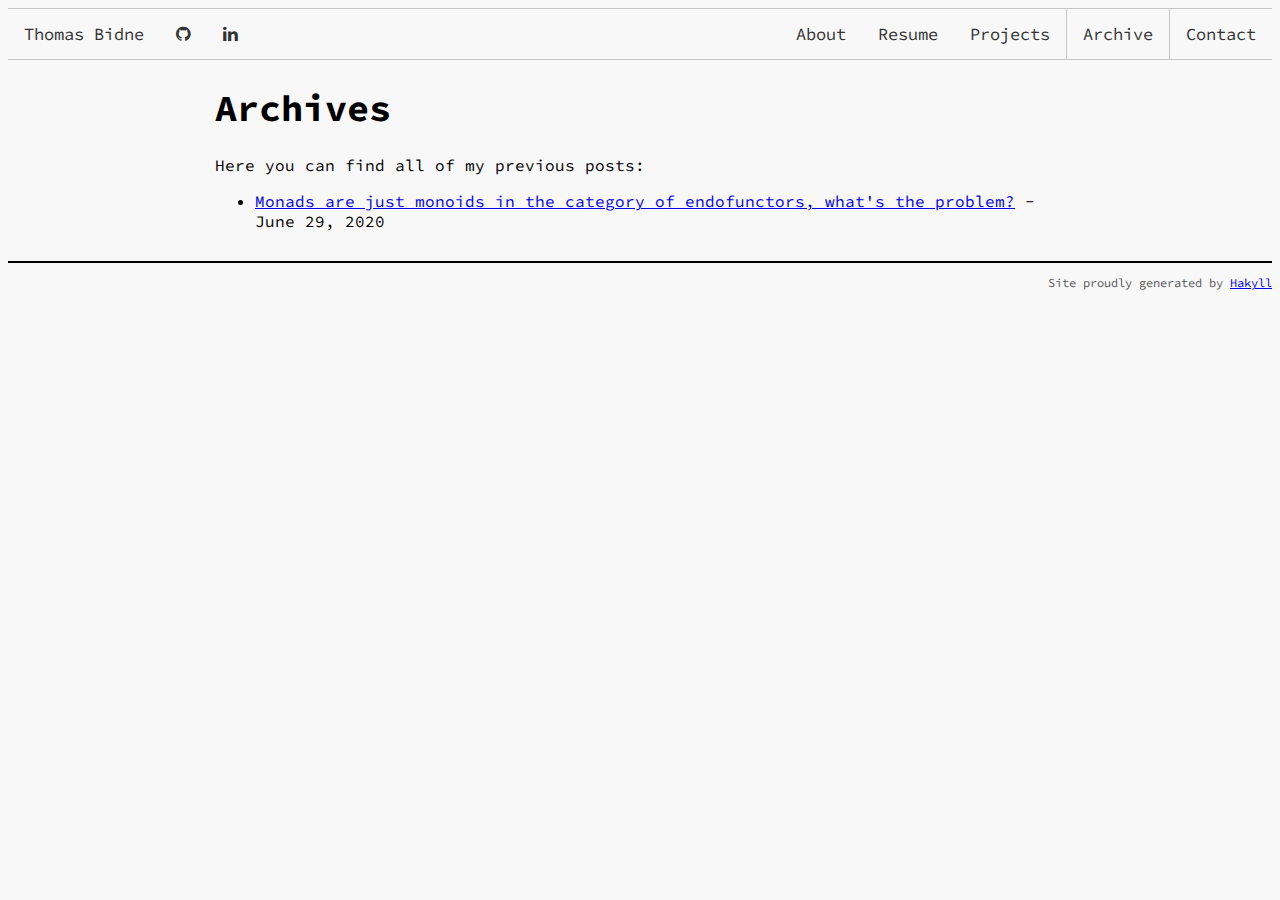
<file: archive.html>
<?xml version="1.0" encoding="UTF-8" ?>
<!DOCTYPE html PUBLIC "-//W3C//DTD XHTML 1.0 Strict//EN" "http://www.w3.org/TR/xhtml1/DTD/xhtml1-strict.dtd">
<html xmlns="http://www.w3.org/1999/xhtml" xml:lang="en" lang="en">

<head>
    <meta http-equiv="Content-Type" content="text/html; charset=UTF-8" />
    <title>Archives</title>
    <link rel="stylesheet" type="text/css" href="./css/default.css" />
    <link rel="stylesheet" type="text/css" href="./css/syntax.css" />
    <link rel="stylesheet" href="https://fonts.googleapis.com/css?family=Source Code Pro">
    <link rel="stylesheet" href="https://cdnjs.cloudflare.com/ajax/libs/font-awesome/4.7.0/css/font-awesome.min.css">
</head>

<script type="text/javascript" src="https://cdn.mathjax.org/mathjax/latest/MathJax.js?config=TeX-AMS-MML_HTMLorMML">
</script>

<body>
    <div class="topnav">
        <ul class="horizontal">
            <li><a href="./index.html">Thomas Bidne</a></li>
            <li><a href="https://github.com/tbidne" target="_blank" title="GitHub"><i class="fa fa-github"></i></a></li>
            <li><a href="https://linkedin.com/in/tbidne" target="_blank" title="LinkedIn"><i class="fa fa-linkedin"></i></a></li>
            <li class="rightli"><a href="./contact.html">Contact</a></li>
            <li class="rightli"><a href="./archive.html">Archive</a></li>
            <li class="rightli"><a href="./projects.html">Projects</a></li>
            <li class="rightli"><a href="./TBidne_Resume.pdf">Resume</a></li>
            <li class="rightli"><a href="./about.html">About</a></li>
          </ul>
    </div>

    <div id="content">
        <h1>Archives</h1>
        Here you can find all of my previous posts:
<ul>
    
        <li>
            <a href="./posts/2020-06-29.html">Monads are just monoids in the category of endofunctors, what's the problem?</a> - June 29, 2020
        </li>
    
</ul>


    </div>
    <div id="footer">
        Site proudly generated by
        <a href="http://jaspervdj.be/hakyll">Hakyll</a>
    </div>
</body>

<script>
    const rx = /.*\/(.*)\.html.*/;
    stripURI = uri => {
        const res = rx.exec(uri);
        if (res && res.length > 1) {
            return res[1];
        }
        return '';
    }

    let loc = stripURI(window.location.href);
    if (loc === '') {
        loc = 'index';
    }
    const elements = document.getElementsByTagName('li');
    for (let i = 0 ; i < elements.length ; i++) {
        const s = stripURI(elements[i].innerHTML);
        if (loc === s) {
            elements[i].classList.add('currentLink');
        }
    }
</script>

</html>
</file>
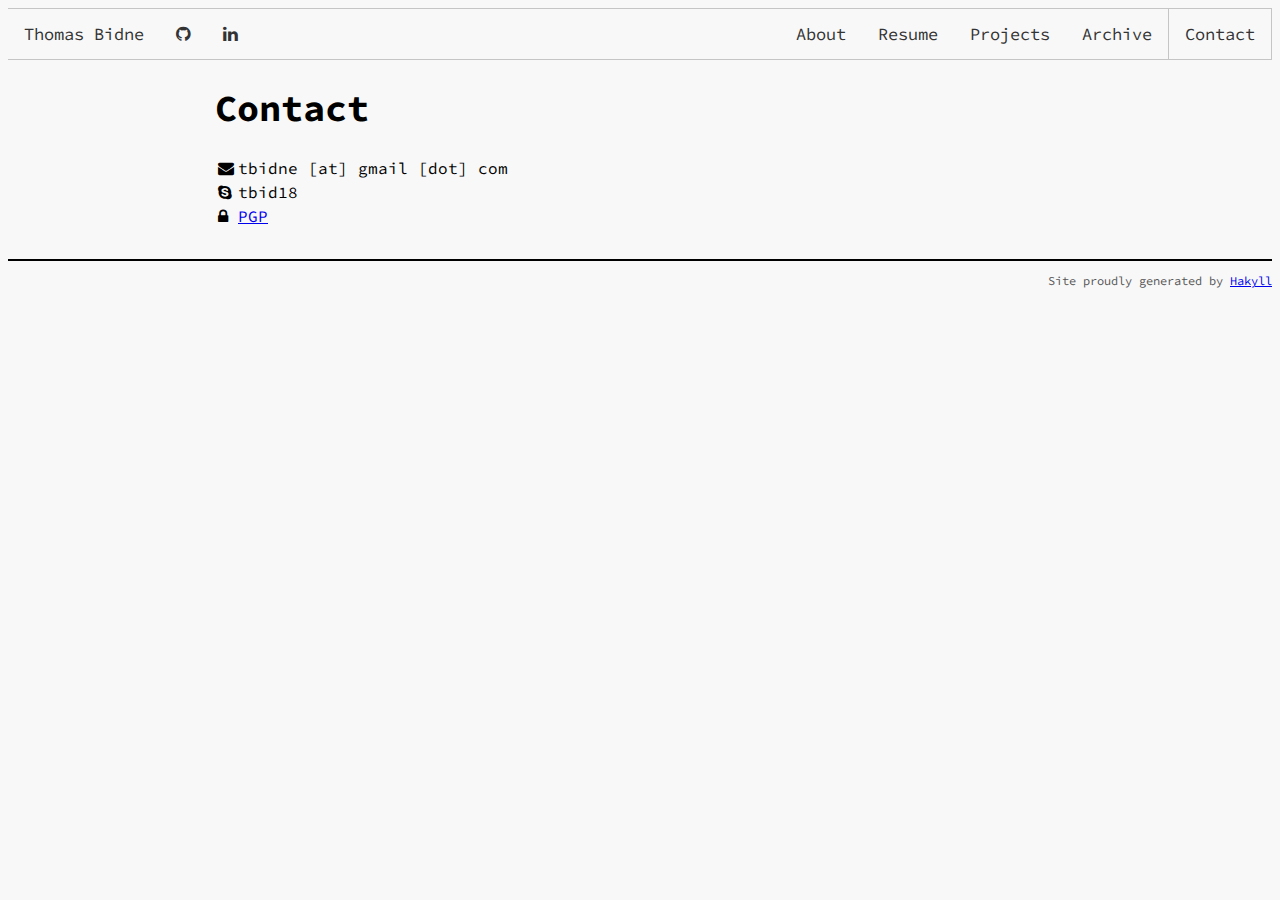
<file: contact.html>
<?xml version="1.0" encoding="UTF-8" ?>
<!DOCTYPE html PUBLIC "-//W3C//DTD XHTML 1.0 Strict//EN" "http://www.w3.org/TR/xhtml1/DTD/xhtml1-strict.dtd">
<html xmlns="http://www.w3.org/1999/xhtml" xml:lang="en" lang="en">

<head>
    <meta http-equiv="Content-Type" content="text/html; charset=UTF-8" />
    <title>Contact</title>
    <link rel="stylesheet" type="text/css" href="./css/default.css" />
    <link rel="stylesheet" type="text/css" href="./css/syntax.css" />
    <link rel="stylesheet" href="https://fonts.googleapis.com/css?family=Source Code Pro">
    <link rel="stylesheet" href="https://cdnjs.cloudflare.com/ajax/libs/font-awesome/4.7.0/css/font-awesome.min.css">
</head>

<script type="text/javascript" src="https://cdn.mathjax.org/mathjax/latest/MathJax.js?config=TeX-AMS-MML_HTMLorMML">
</script>

<body>
    <div class="topnav">
        <ul class="horizontal">
            <li><a href="./index.html">Thomas Bidne</a></li>
            <li><a href="https://github.com/tbidne" target="_blank" title="GitHub"><i class="fa fa-github"></i></a></li>
            <li><a href="https://linkedin.com/in/tbidne" target="_blank" title="LinkedIn"><i class="fa fa-linkedin"></i></a></li>
            <li class="rightli"><a href="./contact.html">Contact</a></li>
            <li class="rightli"><a href="./archive.html">Archive</a></li>
            <li class="rightli"><a href="./projects.html">Projects</a></li>
            <li class="rightli"><a href="./TBidne_Resume.pdf">Resume</a></li>
            <li class="rightli"><a href="./about.html">About</a></li>
          </ul>
    </div>

    <div id="content">
        <h1>Contact</h1>
        <table>
<tr>
<td>
<span class="fa fa-envelope"></span>
</td>
<td>
tbidne [at] gmail [dot] com
</td>
</tr>
<tr>
<td>
<span class="fa fa-skype"></span>
</td>
<td>
tbid18
</td>
</tr>
<tr>
<td>
<span class="fa fa-lock"></span>
</td>
<td>
<a href="Thomas Bidne (439F92C4).txt">PGP</a>
</td>
</tr>
</table>
    </div>
    <div id="footer">
        Site proudly generated by
        <a href="http://jaspervdj.be/hakyll">Hakyll</a>
    </div>
</body>

<script>
    const rx = /.*\/(.*)\.html.*/;
    stripURI = uri => {
        const res = rx.exec(uri);
        if (res && res.length > 1) {
            return res[1];
        }
        return '';
    }

    let loc = stripURI(window.location.href);
    if (loc === '') {
        loc = 'index';
    }
    const elements = document.getElementsByTagName('li');
    for (let i = 0 ; i < elements.length ; i++) {
        const s = stripURI(elements[i].innerHTML);
        if (loc === s) {
            elements[i].classList.add('currentLink');
        }
    }
</script>

</html>
</file>
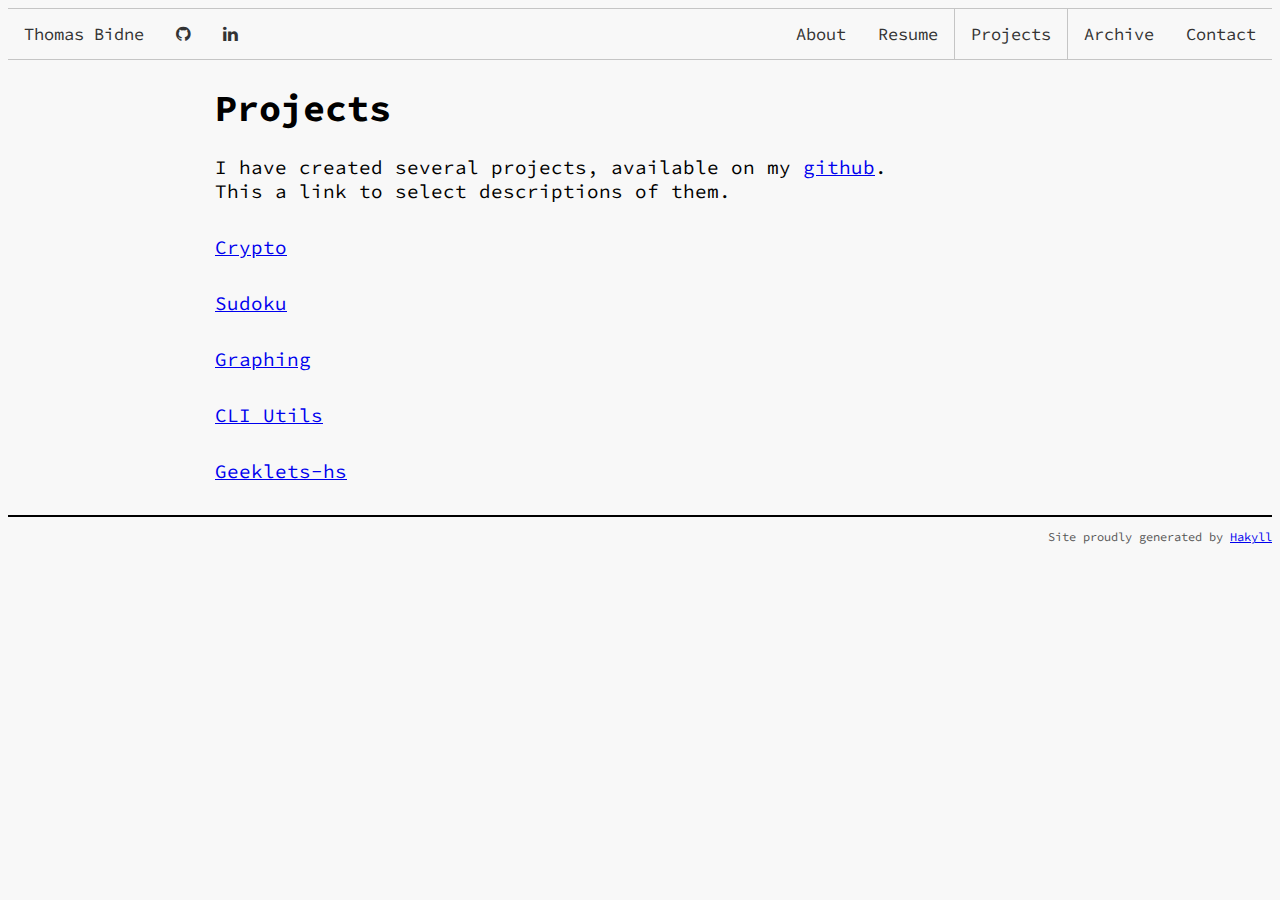
<file: projects.html>
<?xml version="1.0" encoding="UTF-8" ?>
<!DOCTYPE html PUBLIC "-//W3C//DTD XHTML 1.0 Strict//EN" "http://www.w3.org/TR/xhtml1/DTD/xhtml1-strict.dtd">
<html xmlns="http://www.w3.org/1999/xhtml" xml:lang="en" lang="en">

<head>
    <meta http-equiv="Content-Type" content="text/html; charset=UTF-8" />
    <title>Projects</title>
    <link rel="stylesheet" type="text/css" href="./css/default.css" />
    <link rel="stylesheet" type="text/css" href="./css/syntax.css" />
    <link rel="stylesheet" href="https://fonts.googleapis.com/css?family=Source Code Pro">
    <link rel="stylesheet" href="https://cdnjs.cloudflare.com/ajax/libs/font-awesome/4.7.0/css/font-awesome.min.css">
</head>

<script type="text/javascript" src="https://cdn.mathjax.org/mathjax/latest/MathJax.js?config=TeX-AMS-MML_HTMLorMML">
</script>

<body>
    <div class="topnav">
        <ul class="horizontal">
            <li><a href="./index.html">Thomas Bidne</a></li>
            <li><a href="https://github.com/tbidne" target="_blank" title="GitHub"><i class="fa fa-github"></i></a></li>
            <li><a href="https://linkedin.com/in/tbidne" target="_blank" title="LinkedIn"><i class="fa fa-linkedin"></i></a></li>
            <li class="rightli"><a href="./contact.html">Contact</a></li>
            <li class="rightli"><a href="./archive.html">Archive</a></li>
            <li class="rightli"><a href="./projects.html">Projects</a></li>
            <li class="rightli"><a href="./TBidne_Resume.pdf">Resume</a></li>
            <li class="rightli"><a href="./about.html">About</a></li>
          </ul>
    </div>

    <div id="content">
        <h1>Projects</h1>
        <p>I have created several projects, available on my <a href="https://github.com/tbidne">github</a>. This a link to select descriptions of them.</p>
<p><a href="projects/crypto.html">Crypto</a></p>
<p><a href="projects/sudoku.html">Sudoku</a></p>
<p><a href="projects/graphing.html">Graphing</a></p>
<p><a href="projects/cli-utils.html">CLI Utils</a></p>
<p><a href="projects/geeklets-hs.html">Geeklets-hs</a></p>
    </div>
    <div id="footer">
        Site proudly generated by
        <a href="http://jaspervdj.be/hakyll">Hakyll</a>
    </div>
</body>

<script>
    const rx = /.*\/(.*)\.html.*/;
    stripURI = uri => {
        const res = rx.exec(uri);
        if (res && res.length > 1) {
            return res[1];
        }
        return '';
    }

    let loc = stripURI(window.location.href);
    if (loc === '') {
        loc = 'index';
    }
    const elements = document.getElementsByTagName('li');
    for (let i = 0 ; i < elements.length ; i++) {
        const s = stripURI(elements[i].innerHTML);
        if (loc === s) {
            elements[i].classList.add('currentLink');
        }
    }
</script>

</html>
</file>
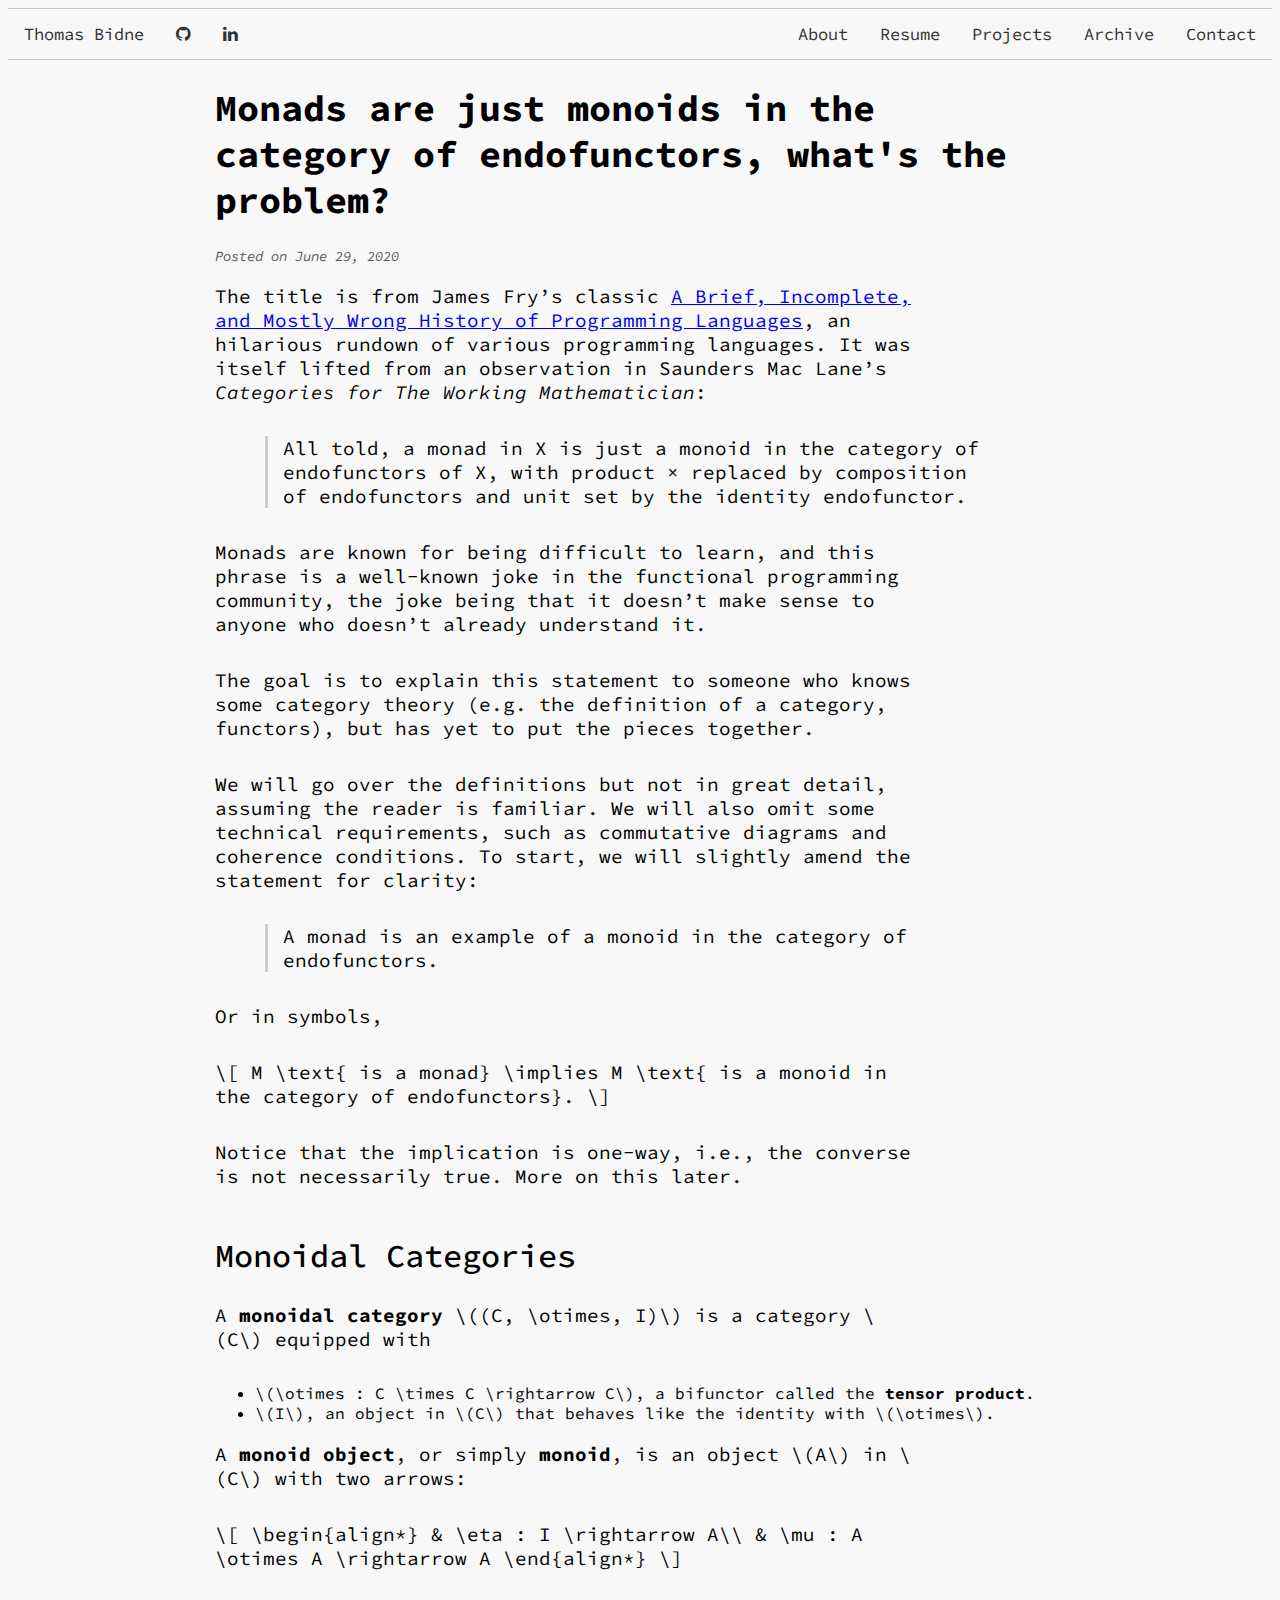
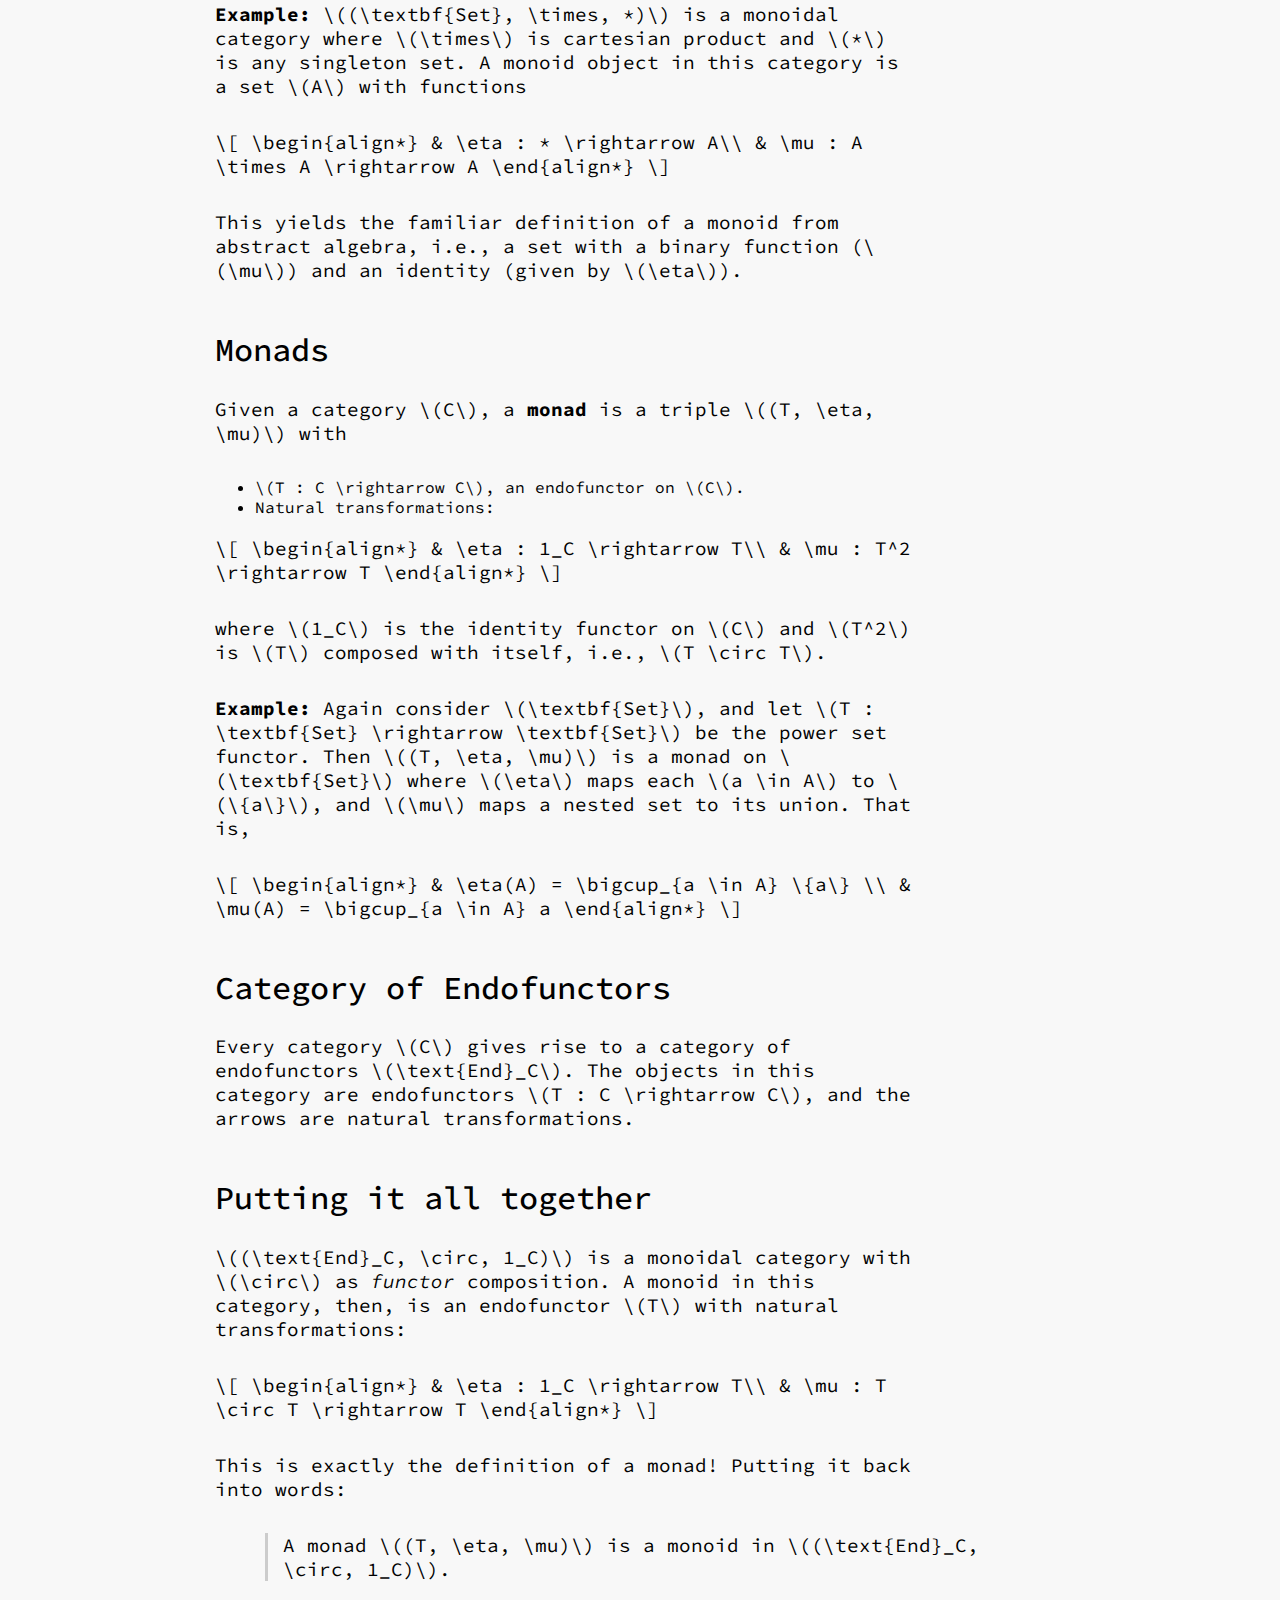
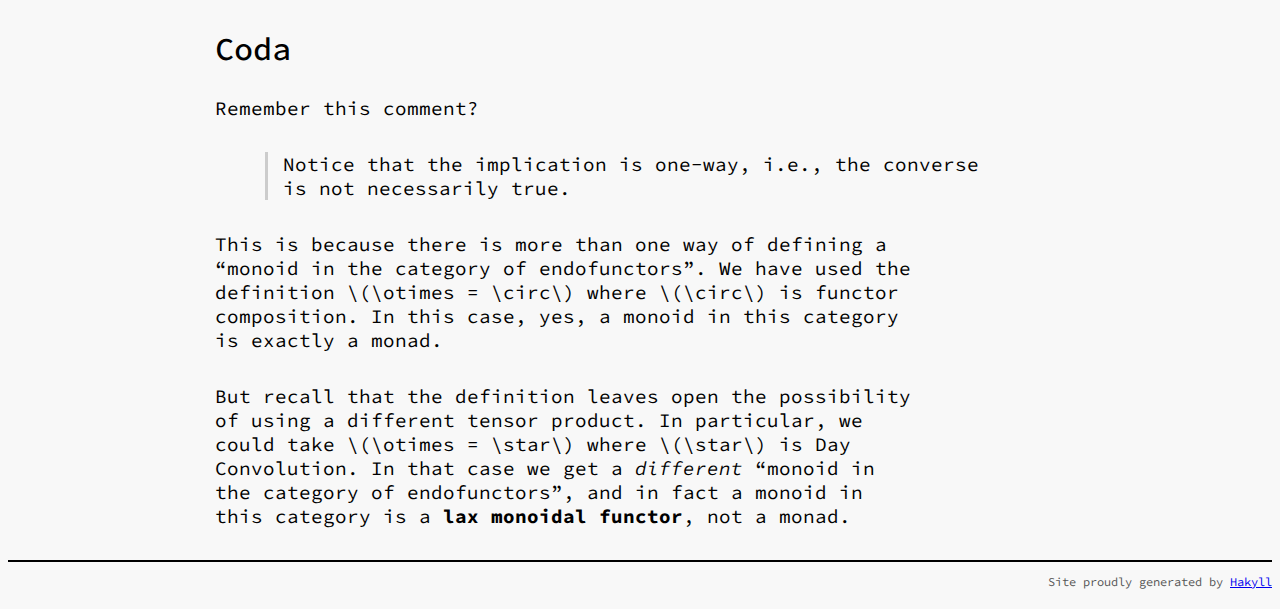
<file: posts/2020-06-29.html>
<?xml version="1.0" encoding="UTF-8" ?>
<!DOCTYPE html PUBLIC "-//W3C//DTD XHTML 1.0 Strict//EN" "http://www.w3.org/TR/xhtml1/DTD/xhtml1-strict.dtd">
<html xmlns="http://www.w3.org/1999/xhtml" xml:lang="en" lang="en">

<head>
    <meta http-equiv="Content-Type" content="text/html; charset=UTF-8" />
    <title>Monads are just monoids in the category of endofunctors, what's the problem?</title>
    <link rel="stylesheet" type="text/css" href="../css/default.css" />
    <link rel="stylesheet" type="text/css" href="../css/syntax.css" />
    <link rel="stylesheet" href="https://fonts.googleapis.com/css?family=Source Code Pro">
    <link rel="stylesheet" href="https://cdnjs.cloudflare.com/ajax/libs/font-awesome/4.7.0/css/font-awesome.min.css">
</head>

<script type="text/javascript" src="https://cdn.mathjax.org/mathjax/latest/MathJax.js?config=TeX-AMS-MML_HTMLorMML">
</script>

<body>
    <div class="topnav">
        <ul class="horizontal">
            <li><a href="../index.html">Thomas Bidne</a></li>
            <li><a href="https://github.com/tbidne" target="_blank" title="GitHub"><i class="fa fa-github"></i></a></li>
            <li><a href="https://linkedin.com/in/tbidne" target="_blank" title="LinkedIn"><i class="fa fa-linkedin"></i></a></li>
            <li class="rightli"><a href="../contact.html">Contact</a></li>
            <li class="rightli"><a href="../archive.html">Archive</a></li>
            <li class="rightli"><a href="../projects.html">Projects</a></li>
            <li class="rightli"><a href="../TBidne_Resume.pdf">Resume</a></li>
            <li class="rightli"><a href="../about.html">About</a></li>
          </ul>
    </div>

    <div id="content">
        <h1>Monads are just monoids in the category of endofunctors, what's the problem?</h1>
        <article>
    <!--<h1>Monads are just monoids in the category of endofunctors, what's the problem?</h1>-->
    <div class="info">
        Posted on June 29, 2020
        
    </div>
    <p>The title is from James Fry’s classic <a href="https://james-iry.blogspot.com/2009/05/brief-incomplete-and-mostly-wrong.html">A Brief, Incomplete, and Mostly Wrong History of Programming Languages</a>, an hilarious rundown of various programming languages. It was itself lifted from an observation in Saunders Mac Lane’s <em>Categories for The Working Mathematician</em>:</p>
<blockquote>
<p>All told, a monad in X is just a monoid in the category of endofunctors of X, with product × replaced by composition of endofunctors and unit set by the identity endofunctor.</p>
</blockquote>
<p>Monads are known for being difficult to learn, and this phrase is a well-known joke in the functional programming community, the joke being that it doesn’t make sense to anyone who doesn’t already understand it.</p>
<p>The goal is to explain this statement to someone who knows some category theory (e.g. the definition of a category, functors), but has yet to put the pieces together.</p>
<!--more-->
<p>We will go over the definitions but not in great detail, assuming the reader is familiar. We will also omit some technical requirements, such as commutative diagrams and coherence conditions. To start, we will slightly amend the statement for clarity:</p>
<blockquote>
<p>A monad is an example of a monoid in the category of endofunctors.</p>
</blockquote>
<p>Or in symbols,</p>
<p><span class="math display">\[ M \text{ is a monad} \implies M \text{ is a monoid in the category of endofunctors}. \]</span></p>
<p>Notice that the implication is one-way, i.e., the converse is not necessarily true. More on this later.</p>
<h2 id="monoidal-categories">Monoidal Categories</h2>
<p>A <strong>monoidal category</strong> <span class="math inline">\((C, \otimes, I)\)</span> is a category <span class="math inline">\(C\)</span> equipped with</p>
<ul>
<li><span class="math inline">\(\otimes : C \times C \rightarrow C\)</span>, a bifunctor called the <strong>tensor product</strong>.</li>
<li><span class="math inline">\(I\)</span>, an object in <span class="math inline">\(C\)</span> that behaves like the identity with <span class="math inline">\(\otimes\)</span>.</li>
</ul>
<p>A <strong>monoid object</strong>, or simply <strong>monoid</strong>, is an object <span class="math inline">\(A\)</span> in <span class="math inline">\(C\)</span> with two arrows:</p>
<p><span class="math display">\[
\begin{align*}
  &amp; \eta : I \rightarrow A\\
  &amp; \mu : A \otimes A \rightarrow A
\end{align*}
\]</span></p>
<p><strong>Example:</strong> <span class="math inline">\((\textbf{Set}, \times, *)\)</span> is a monoidal category where <span class="math inline">\(\times\)</span> is cartesian product and <span class="math inline">\(*\)</span> is any singleton set. A monoid object in this category is a set <span class="math inline">\(A\)</span> with functions</p>
<p><span class="math display">\[
\begin{align*}
  &amp; \eta : * \rightarrow A\\
  &amp; \mu : A \times A \rightarrow A
\end{align*}
\]</span></p>
<p>This yields the familiar definition of a monoid from abstract algebra, i.e., a set with a binary function (<span class="math inline">\(\mu\)</span>) and an identity (given by <span class="math inline">\(\eta\)</span>).</p>
<h2 id="monads">Monads</h2>
<p>Given a category <span class="math inline">\(C\)</span>, a <strong>monad</strong> is a triple <span class="math inline">\((T, \eta, \mu)\)</span> with</p>
<ul>
<li><span class="math inline">\(T : C \rightarrow C\)</span>, an endofunctor on <span class="math inline">\(C\)</span>.</li>
<li>Natural transformations:</li>
</ul>
<p><span class="math display">\[
\begin{align*}
  &amp; \eta : 1_C \rightarrow T\\
  &amp; \mu : T^2 \rightarrow T
\end{align*}
\]</span></p>
<p>where <span class="math inline">\(1_C\)</span> is the identity functor on <span class="math inline">\(C\)</span> and <span class="math inline">\(T^2\)</span> is <span class="math inline">\(T\)</span> composed with itself, i.e., <span class="math inline">\(T \circ T\)</span>.</p>
<p><strong>Example:</strong> Again consider <span class="math inline">\(\textbf{Set}\)</span>, and let <span class="math inline">\(T : \textbf{Set} \rightarrow \textbf{Set}\)</span> be the power set functor. Then <span class="math inline">\((T, \eta, \mu)\)</span> is a monad on <span class="math inline">\(\textbf{Set}\)</span> where <span class="math inline">\(\eta\)</span> maps each <span class="math inline">\(a \in A\)</span> to <span class="math inline">\(\{a\}\)</span>, and <span class="math inline">\(\mu\)</span> maps a nested set to its union. That is,</p>
<p><span class="math display">\[
\begin{align*}
  &amp; \eta(A) = \bigcup_{a \in A} \{a\} \\
  &amp; \mu(A) = \bigcup_{a \in A} a
\end{align*}
\]</span></p>
<h2 id="category-of-endofunctors">Category of Endofunctors</h2>
<p>Every category <span class="math inline">\(C\)</span> gives rise to a category of endofunctors <span class="math inline">\(\text{End}_C\)</span>. The objects in this category are endofunctors <span class="math inline">\(T : C \rightarrow C\)</span>, and the arrows are natural transformations.</p>
<h2 id="putting-it-all-together">Putting it all together</h2>
<p><span class="math inline">\((\text{End}_C, \circ, 1_C)\)</span> is a monoidal category with <span class="math inline">\(\circ\)</span> as <em>functor</em> composition. A monoid in this category, then, is an endofunctor <span class="math inline">\(T\)</span> with natural transformations:</p>
<p><span class="math display">\[
\begin{align*}
  &amp; \eta : 1_C \rightarrow T\\
  &amp; \mu : T \circ T \rightarrow T
\end{align*}
\]</span></p>
<p>This is exactly the definition of a monad! Putting it back into words:</p>
<blockquote>
<p>A monad <span class="math inline">\((T, \eta, \mu)\)</span> is a monoid in <span class="math inline">\((\text{End}_C, \circ, 1_C)\)</span>.</p>
</blockquote>
<h2 id="coda">Coda</h2>
<p>Remember this comment?</p>
<blockquote>
<p>Notice that the implication is one-way, i.e., the converse is not necessarily true.</p>
</blockquote>
<p>This is because there is more than one way of defining a “monoid in the category of endofunctors”. We have used the definition <span class="math inline">\(\otimes = \circ\)</span> where <span class="math inline">\(\circ\)</span> is functor composition. In this case, yes, a monoid in this category is exactly a monad.</p>
<p>But recall that the definition leaves open the possibility of using a different tensor product. In particular, we could take <span class="math inline">\(\otimes = \star\)</span> where <span class="math inline">\(\star\)</span> is Day Convolution. In that case we get a <em>different</em> “monoid in the category of endofunctors”, and in fact a monoid in this category is a <strong>lax monoidal functor</strong>, not a monad.</p>
</article>
    </div>
    <div id="footer">
        Site proudly generated by
        <a href="http://jaspervdj.be/hakyll">Hakyll</a>
    </div>
</body>

<script>
    const rx = /.*\/(.*)\.html.*/;
    stripURI = uri => {
        const res = rx.exec(uri);
        if (res && res.length > 1) {
            return res[1];
        }
        return '';
    }

    let loc = stripURI(window.location.href);
    if (loc === '') {
        loc = 'index';
    }
    const elements = document.getElementsByTagName('li');
    for (let i = 0 ; i < elements.length ; i++) {
        const s = stripURI(elements[i].innerHTML);
        if (loc === s) {
            elements[i].classList.add('currentLink');
        }
    }
</script>

</html>
</file>
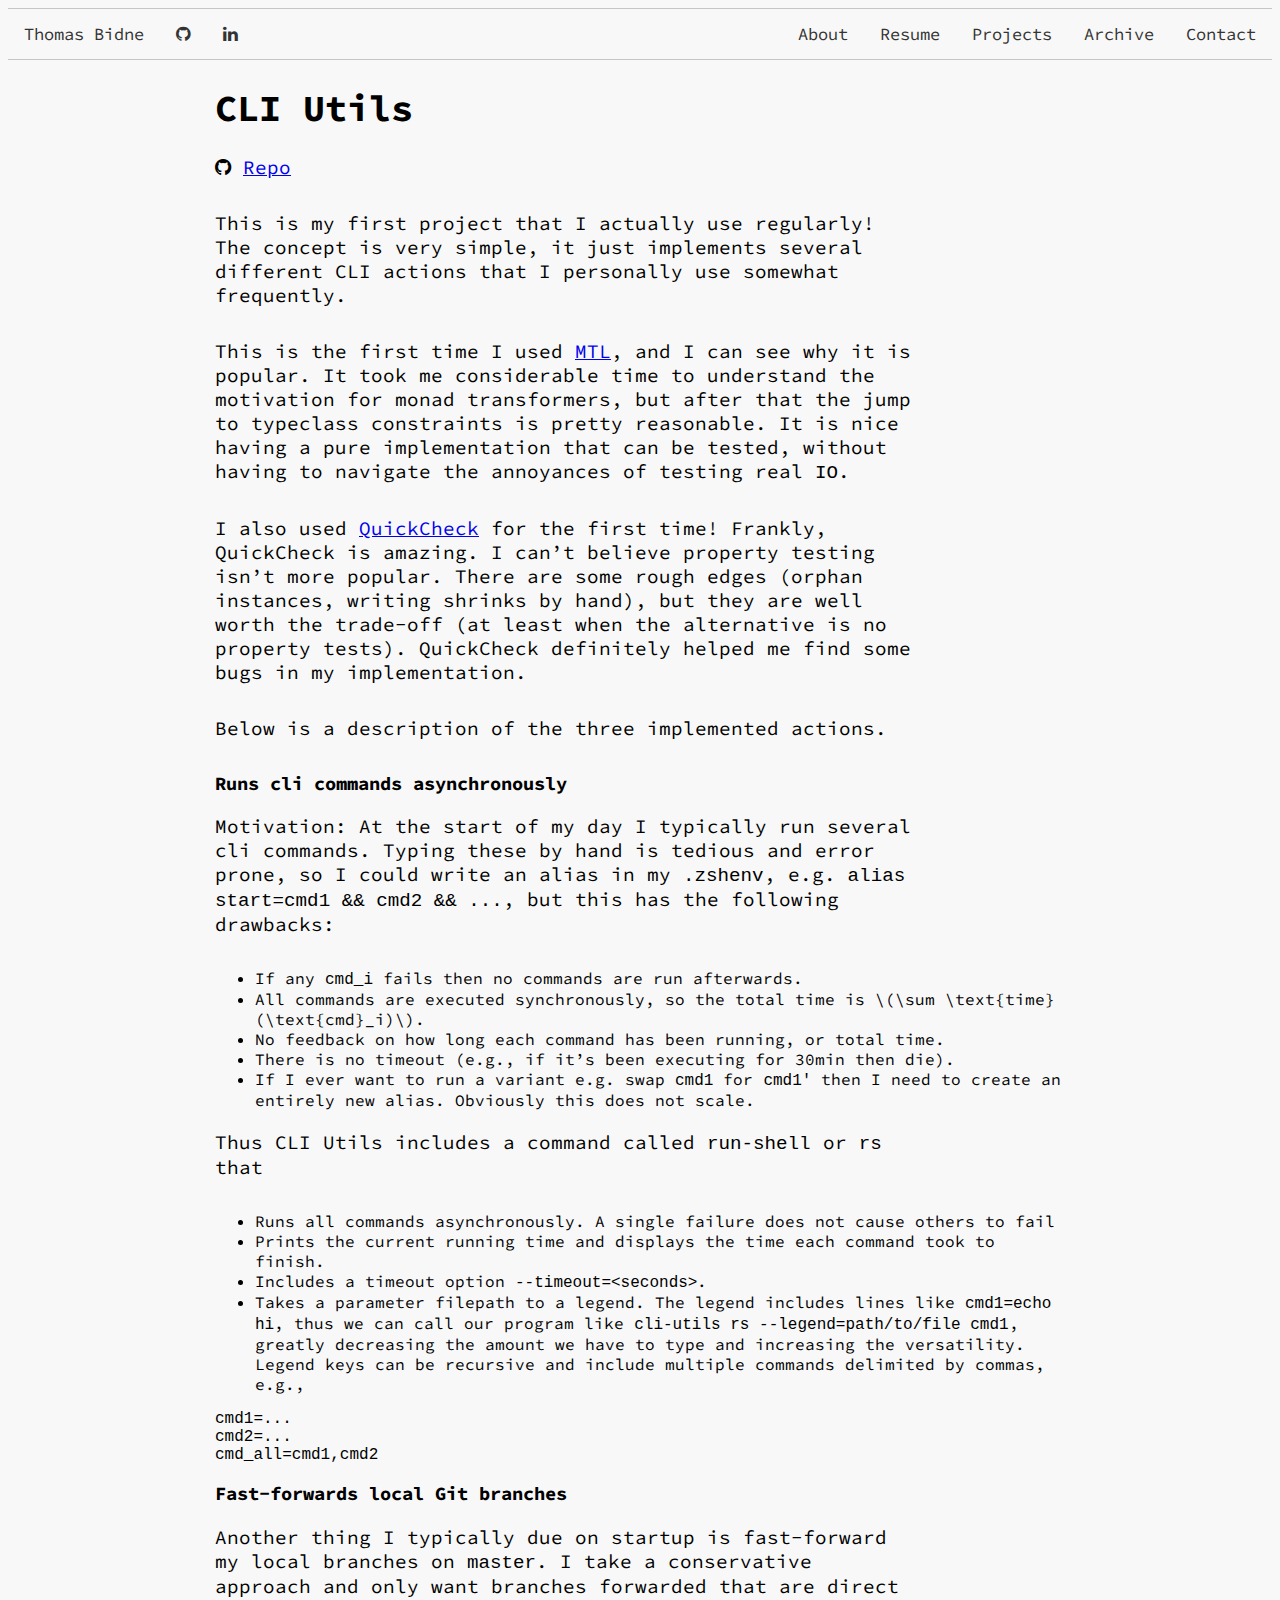
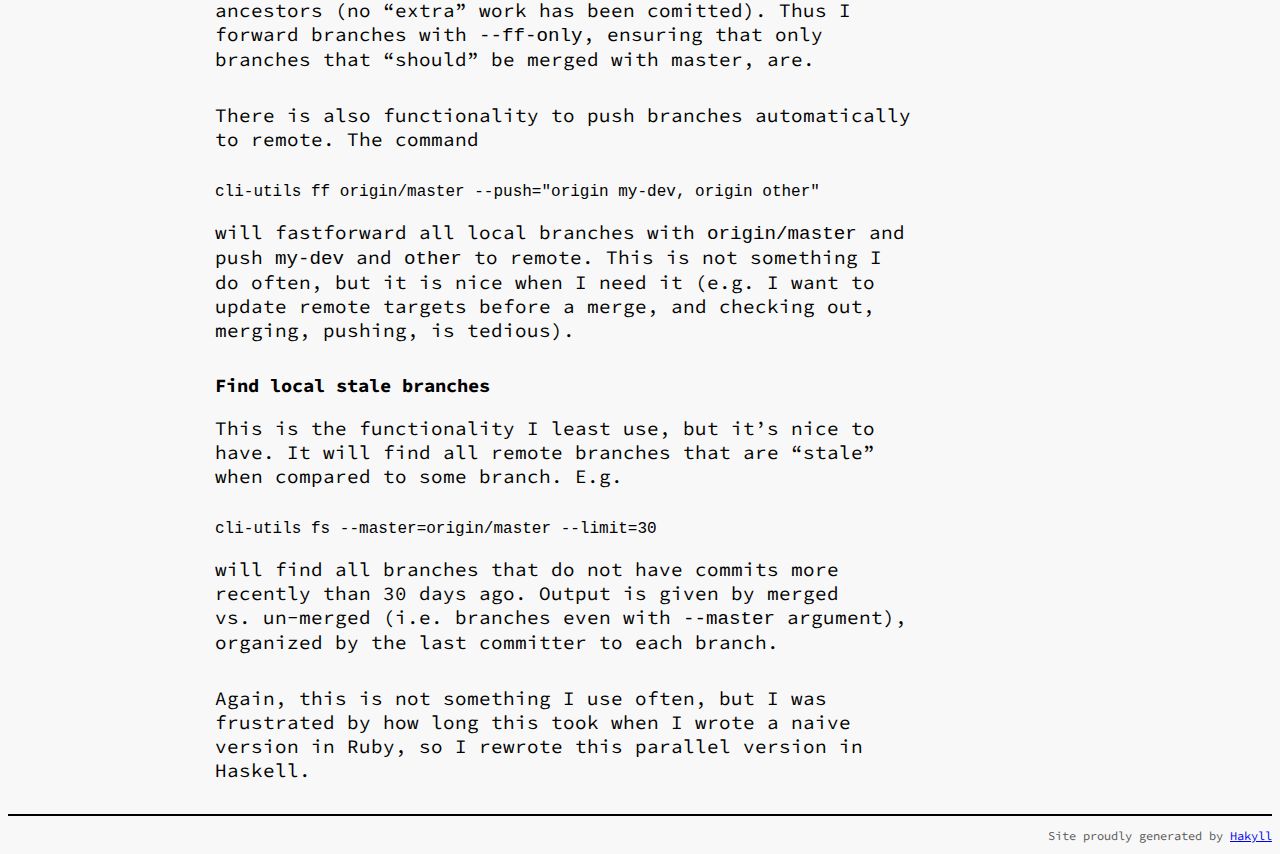
<file: projects/cli-utils.html>
<?xml version="1.0" encoding="UTF-8" ?>
<!DOCTYPE html PUBLIC "-//W3C//DTD XHTML 1.0 Strict//EN" "http://www.w3.org/TR/xhtml1/DTD/xhtml1-strict.dtd">
<html xmlns="http://www.w3.org/1999/xhtml" xml:lang="en" lang="en">

<head>
    <meta http-equiv="Content-Type" content="text/html; charset=UTF-8" />
    <title>CLI Utils</title>
    <link rel="stylesheet" type="text/css" href="../css/default.css" />
    <link rel="stylesheet" type="text/css" href="../css/syntax.css" />
    <link rel="stylesheet" href="https://fonts.googleapis.com/css?family=Source Code Pro">
    <link rel="stylesheet" href="https://cdnjs.cloudflare.com/ajax/libs/font-awesome/4.7.0/css/font-awesome.min.css">
</head>

<script type="text/javascript" src="https://cdn.mathjax.org/mathjax/latest/MathJax.js?config=TeX-AMS-MML_HTMLorMML">
</script>

<body>
    <div class="topnav">
        <ul class="horizontal">
            <li><a href="../index.html">Thomas Bidne</a></li>
            <li><a href="https://github.com/tbidne" target="_blank" title="GitHub"><i class="fa fa-github"></i></a></li>
            <li><a href="https://linkedin.com/in/tbidne" target="_blank" title="LinkedIn"><i class="fa fa-linkedin"></i></a></li>
            <li class="rightli"><a href="../contact.html">Contact</a></li>
            <li class="rightli"><a href="../archive.html">Archive</a></li>
            <li class="rightli"><a href="../projects.html">Projects</a></li>
            <li class="rightli"><a href="../TBidne_Resume.pdf">Resume</a></li>
            <li class="rightli"><a href="../about.html">About</a></li>
          </ul>
    </div>

    <div id="content">
        <h1>CLI Utils</h1>
        <p><span class="fa fa-github"></span> <a href="https://github.com/tbidne/cli-utils">Repo</a></p>
<p>This is my first project that I actually use regularly! The concept is very simple, it just implements several different CLI actions that I personally use somewhat frequently.</p>
<p>This is the first time I used <a href="https://hackage.haskell.org/package/mtl">MTL</a>, and I can see why it is popular. It took me considerable time to understand the motivation for monad transformers, but after that the jump to typeclass constraints is pretty reasonable. It is nice having a pure implementation that can be tested, without having to navigate the annoyances of testing real <code>IO</code>.</p>
<p>I also used <a href="https://hackage.haskell.org/package/QuickCheck">QuickCheck</a> for the first time! Frankly, QuickCheck is amazing. I can’t believe property testing isn’t more popular. There are some rough edges (orphan instances, writing shrinks by hand), but they are well worth the trade-off (at least when the alternative is no property tests). QuickCheck definitely helped me find some bugs in my implementation.</p>
<p>Below is a description of the three implemented actions.</p>
<h3 id="runs-cli-commands-asynchronously">Runs cli commands asynchronously</h3>
<p>Motivation: At the start of my day I typically run several cli commands. Typing these by hand is tedious and error prone, so I could write an alias in my <code>.zshenv</code>, e.g. <code>alias start=cmd1 &amp;&amp; cmd2 &amp;&amp; ...</code>, but this has the following drawbacks:</p>
<ul>
<li>If any <code>cmd_i</code> fails then no commands are run afterwards.</li>
<li>All commands are executed synchronously, so the total time is <span class="math inline">\(\sum \text{time}(\text{cmd}_i)\)</span>.</li>
<li>No feedback on how long each command has been running, or total time.</li>
<li>There is no timeout (e.g., if it’s been executing for 30min then die).</li>
<li>If I ever want to run a variant e.g. swap <code>cmd1</code> for <code>cmd1'</code> then I need to create an entirely new alias. Obviously this does not scale.</li>
</ul>
<p>Thus CLI Utils includes a command called <code>run-shell</code> or <code>rs</code> that</p>
<ul>
<li>Runs all commands asynchronously. A single failure does not cause others to fail</li>
<li>Prints the current running time and displays the time each command took to finish.</li>
<li>Includes a timeout option <code>--timeout=&lt;seconds&gt;</code>.</li>
<li>Takes a parameter filepath to a legend. The legend includes lines like <code>cmd1=echo hi</code>, thus we can call our program like <code>cli-utils rs --legend=path/to/file cmd1</code>, greatly decreasing the amount we have to type and increasing the versatility. Legend keys can be recursive and include multiple commands delimited by commas, e.g.,</li>
</ul>
<pre class="text"><code>cmd1=...
cmd2=...
cmd_all=cmd1,cmd2</code></pre>
<h3 id="fast-forwards-local-git-branches">Fast-forwards local Git branches</h3>
<p>Another thing I typically due on startup is fast-forward my local branches on <code>master</code>. I take a conservative approach and only want branches forwarded that are direct ancestors (no “extra” work has been comitted). Thus I forward branches with <code>--ff-only</code>, ensuring that only branches that “should” be merged with master, are.</p>
<p>There is also functionality to push branches automatically to remote. The command</p>
<pre class="shell"><code>cli-utils ff origin/master --push=&quot;origin my-dev, origin other&quot;</code></pre>
<p>will fastforward all local branches with <code>origin/master</code> and push <code>my-dev</code> and <code>other</code> to remote. This is not something I do often, but it is nice when I need it (e.g. I want to update remote targets before a merge, and checking out, merging, pushing, is tedious).</p>
<h3 id="find-local-stale-branches">Find local stale branches</h3>
<p>This is the functionality I least use, but it’s nice to have. It will find all remote branches that are “stale” when compared to some branch. E.g.</p>
<pre class="shell"><code>cli-utils fs --master=origin/master --limit=30</code></pre>
<p>will find all branches that do not have commits more recently than 30 days ago. Output is given by merged vs. un-merged (i.e. branches even with <code>--master</code> argument), organized by the last committer to each branch.</p>
<p>Again, this is not something I use often, but I was frustrated by how long this took when I wrote a naive version in Ruby, so I rewrote this parallel version in Haskell.</p>
    </div>
    <div id="footer">
        Site proudly generated by
        <a href="http://jaspervdj.be/hakyll">Hakyll</a>
    </div>
</body>

<script>
    const rx = /.*\/(.*)\.html.*/;
    stripURI = uri => {
        const res = rx.exec(uri);
        if (res && res.length > 1) {
            return res[1];
        }
        return '';
    }

    let loc = stripURI(window.location.href);
    if (loc === '') {
        loc = 'index';
    }
    const elements = document.getElementsByTagName('li');
    for (let i = 0 ; i < elements.length ; i++) {
        const s = stripURI(elements[i].innerHTML);
        if (loc === s) {
            elements[i].classList.add('currentLink');
        }
    }
</script>

</html>
</file>
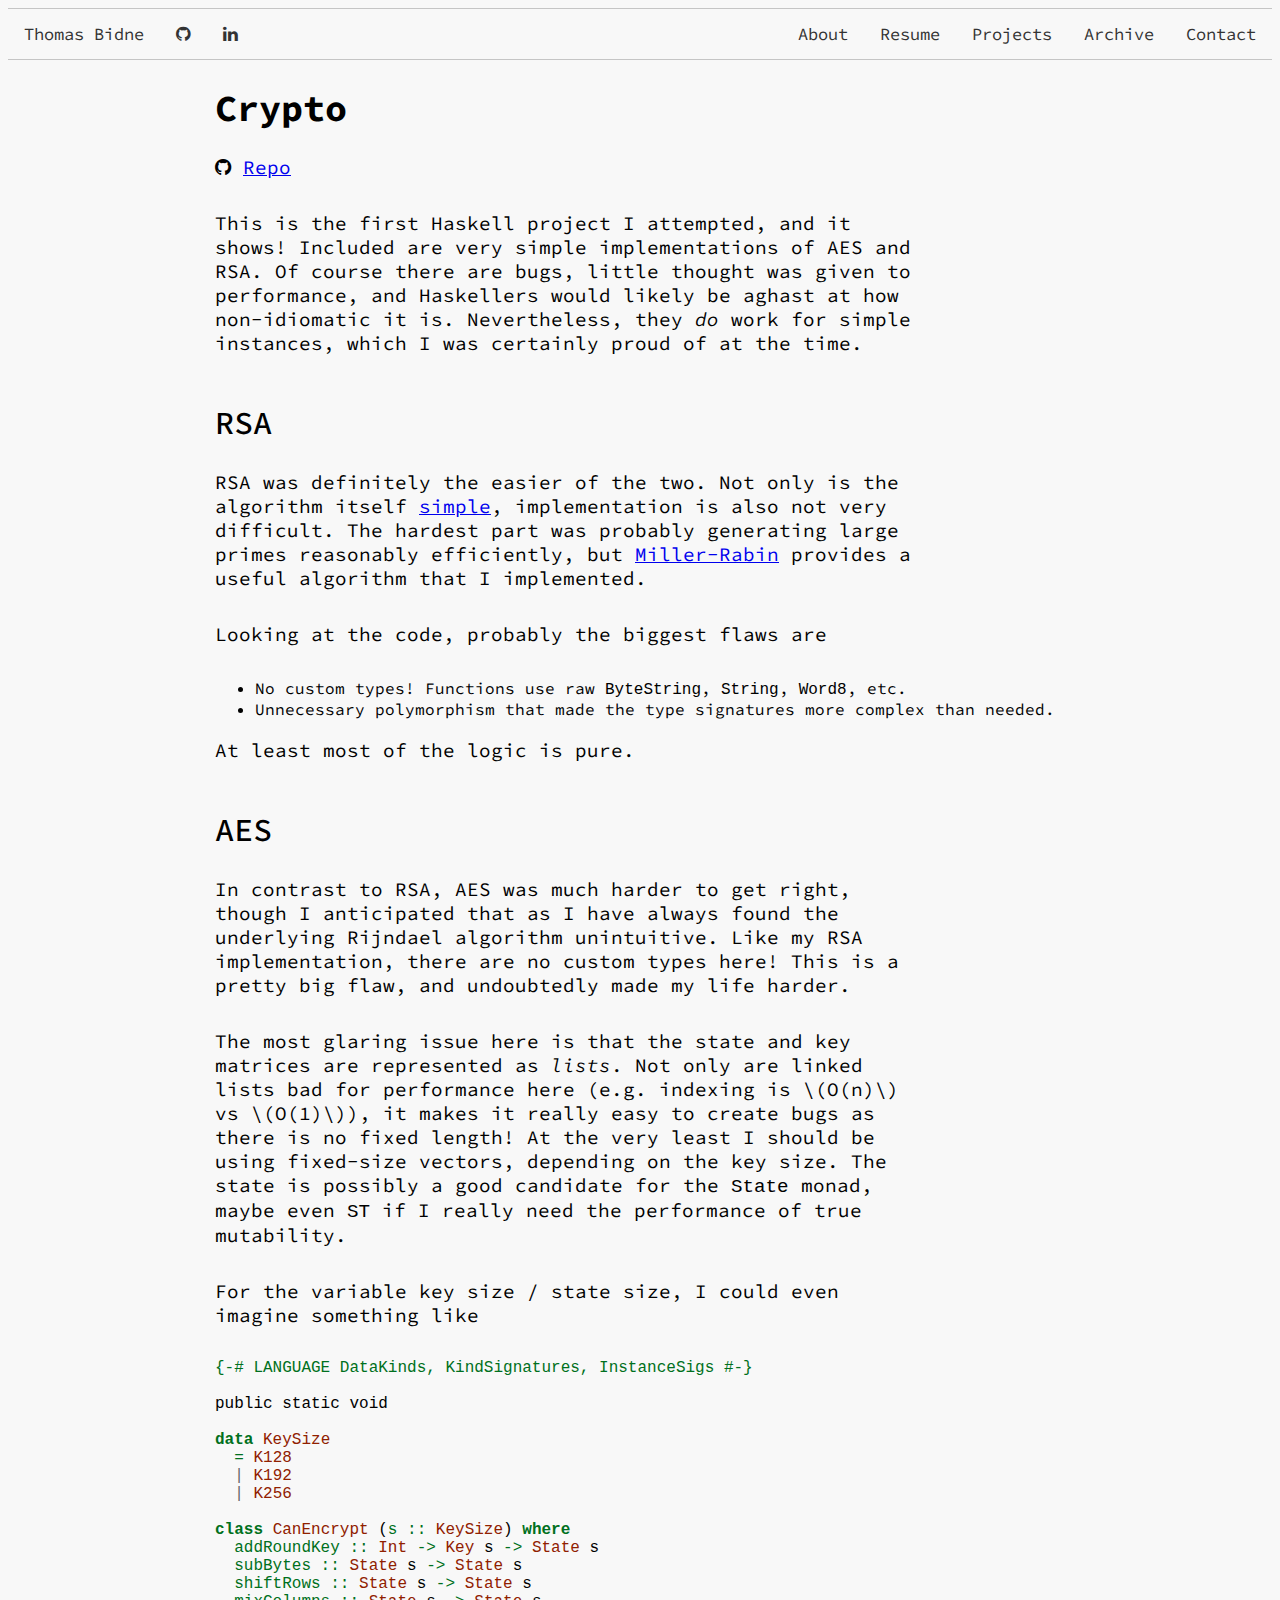
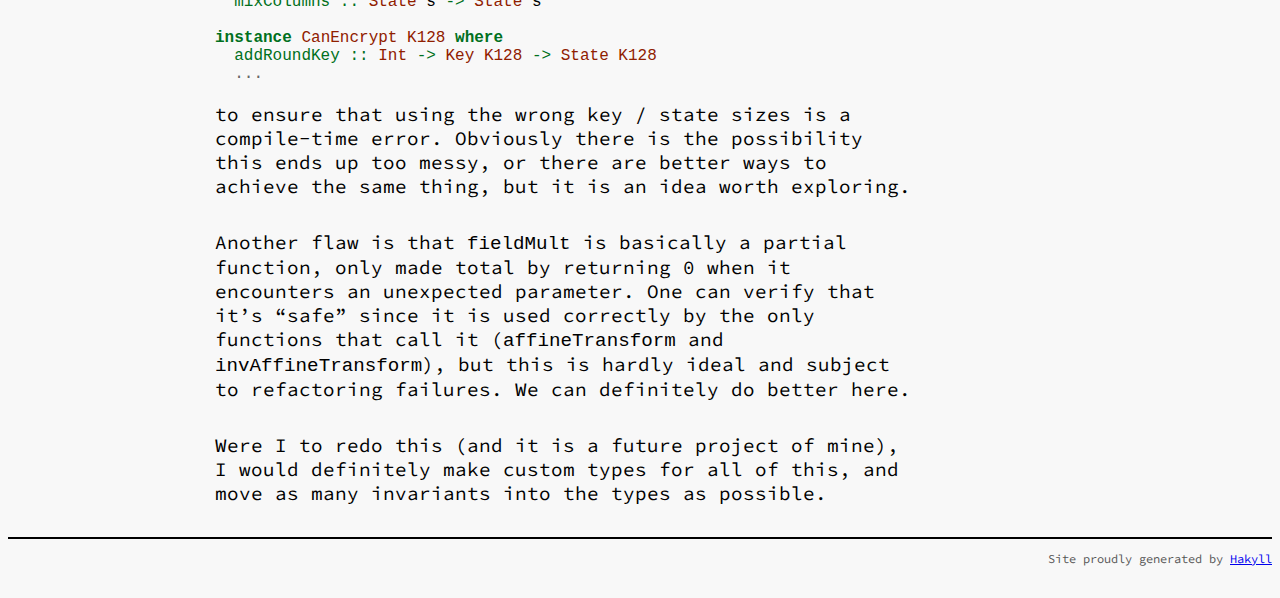
<file: projects/crypto.html>
<?xml version="1.0" encoding="UTF-8" ?>
<!DOCTYPE html PUBLIC "-//W3C//DTD XHTML 1.0 Strict//EN" "http://www.w3.org/TR/xhtml1/DTD/xhtml1-strict.dtd">
<html xmlns="http://www.w3.org/1999/xhtml" xml:lang="en" lang="en">

<head>
    <meta http-equiv="Content-Type" content="text/html; charset=UTF-8" />
    <title>Crypto</title>
    <link rel="stylesheet" type="text/css" href="../css/default.css" />
    <link rel="stylesheet" type="text/css" href="../css/syntax.css" />
    <link rel="stylesheet" href="https://fonts.googleapis.com/css?family=Source Code Pro">
    <link rel="stylesheet" href="https://cdnjs.cloudflare.com/ajax/libs/font-awesome/4.7.0/css/font-awesome.min.css">
</head>

<script type="text/javascript" src="https://cdn.mathjax.org/mathjax/latest/MathJax.js?config=TeX-AMS-MML_HTMLorMML">
</script>

<body>
    <div class="topnav">
        <ul class="horizontal">
            <li><a href="../index.html">Thomas Bidne</a></li>
            <li><a href="https://github.com/tbidne" target="_blank" title="GitHub"><i class="fa fa-github"></i></a></li>
            <li><a href="https://linkedin.com/in/tbidne" target="_blank" title="LinkedIn"><i class="fa fa-linkedin"></i></a></li>
            <li class="rightli"><a href="../contact.html">Contact</a></li>
            <li class="rightli"><a href="../archive.html">Archive</a></li>
            <li class="rightli"><a href="../projects.html">Projects</a></li>
            <li class="rightli"><a href="../TBidne_Resume.pdf">Resume</a></li>
            <li class="rightli"><a href="../about.html">About</a></li>
          </ul>
    </div>

    <div id="content">
        <h1>Crypto</h1>
        <p><span class="fa fa-github"></span> <a href="https://github.com/tbidne/crypto">Repo</a></p>
<p>This is the first Haskell project I attempted, and it shows! Included are very simple implementations of AES and RSA. Of course there are bugs, little thought was given to performance, and Haskellers would likely be aghast at how non-idiomatic it is. Nevertheless, they <em>do</em> work for simple instances, which I was certainly proud of at the time.</p>
<h2 id="rsa">RSA</h2>
<p>RSA was definitely the easier of the two. Not only is the algorithm itself <a href="https://en.wikipedia.org/wiki/RSA_(cryptosystem)#Operation">simple</a>, implementation is also not very difficult. The hardest part was probably generating large primes reasonably efficiently, but <a href="https://en.wikipedia.org/wiki/Miller%E2%80%93Rabin_primality_test">Miller-Rabin</a> provides a useful algorithm that I implemented.</p>
<p>Looking at the code, probably the biggest flaws are</p>
<ul>
<li>No custom types! Functions use raw <code>ByteString</code>, <code>String</code>, <code>Word8</code>, etc.</li>
<li>Unnecessary polymorphism that made the type signatures more complex than needed.</li>
</ul>
<p>At least most of the logic is pure.</p>
<h2 id="aes">AES</h2>
<p>In contrast to RSA, AES was much harder to get right, though I anticipated that as I have always found the underlying Rijndael algorithm unintuitive. Like my RSA implementation, there are no custom types here! This is a pretty big flaw, and undoubtedly made my life harder.</p>
<p>The most glaring issue here is that the state and key matrices are represented as <em>lists</em>. Not only are linked lists bad for performance here (e.g. indexing is <span class="math inline">\(O(n)\)</span> vs <span class="math inline">\(O(1)\)</span>), it makes it really easy to create bugs as there is no fixed length! At the very least I should be using fixed-size vectors, depending on the key size. The state is possibly a good candidate for the <code>State</code> monad, maybe even <code>ST</code> if I really need the performance of true mutability.</p>
<p>For the variable key size / state size, I could even imagine something like</p>
<div class="sourceCode" id="cb1"><pre class="sourceCode haskell"><code class="sourceCode haskell"><span id="cb1-1"><a href="#cb1-1" aria-hidden="true"></a><span class="ot">{-# LANGUAGE DataKinds, KindSignatures, InstanceSigs #-}</span></span>
<span id="cb1-2"><a href="#cb1-2" aria-hidden="true"></a></span>
<span id="cb1-3"><a href="#cb1-3" aria-hidden="true"></a>public static void</span>
<span id="cb1-4"><a href="#cb1-4" aria-hidden="true"></a></span>
<span id="cb1-5"><a href="#cb1-5" aria-hidden="true"></a><span class="kw">data</span> <span class="dt">KeySize</span></span>
<span id="cb1-6"><a href="#cb1-6" aria-hidden="true"></a>  <span class="ot">=</span> <span class="dt">K128</span></span>
<span id="cb1-7"><a href="#cb1-7" aria-hidden="true"></a>  <span class="op">|</span> <span class="dt">K192</span></span>
<span id="cb1-8"><a href="#cb1-8" aria-hidden="true"></a>  <span class="op">|</span> <span class="dt">K256</span></span>
<span id="cb1-9"><a href="#cb1-9" aria-hidden="true"></a></span>
<span id="cb1-10"><a href="#cb1-10" aria-hidden="true"></a><span class="kw">class</span> <span class="dt">CanEncrypt</span> (<span class="ot">s ::</span> <span class="dt">KeySize</span>) <span class="kw">where</span></span>
<span id="cb1-11"><a href="#cb1-11" aria-hidden="true"></a><span class="ot">  addRoundKey ::</span> <span class="dt">Int</span> <span class="ot">-&gt;</span> <span class="dt">Key</span> s <span class="ot">-&gt;</span> <span class="dt">State</span> s</span>
<span id="cb1-12"><a href="#cb1-12" aria-hidden="true"></a><span class="ot">  subBytes ::</span> <span class="dt">State</span> s <span class="ot">-&gt;</span> <span class="dt">State</span> s</span>
<span id="cb1-13"><a href="#cb1-13" aria-hidden="true"></a><span class="ot">  shiftRows ::</span> <span class="dt">State</span> s <span class="ot">-&gt;</span> <span class="dt">State</span> s</span>
<span id="cb1-14"><a href="#cb1-14" aria-hidden="true"></a><span class="ot">  mixColumns ::</span> <span class="dt">State</span> s <span class="ot">-&gt;</span> <span class="dt">State</span> s</span>
<span id="cb1-15"><a href="#cb1-15" aria-hidden="true"></a></span>
<span id="cb1-16"><a href="#cb1-16" aria-hidden="true"></a><span class="kw">instance</span> <span class="dt">CanEncrypt</span> <span class="dt">K128</span> <span class="kw">where</span></span>
<span id="cb1-17"><a href="#cb1-17" aria-hidden="true"></a><span class="ot">  addRoundKey ::</span> <span class="dt">Int</span> <span class="ot">-&gt;</span> <span class="dt">Key</span> <span class="dt">K128</span> <span class="ot">-&gt;</span> <span class="dt">State</span> <span class="dt">K128</span></span>
<span id="cb1-18"><a href="#cb1-18" aria-hidden="true"></a>  <span class="op">...</span></span></code></pre></div>
<p>to ensure that using the wrong key / state sizes is a compile-time error. Obviously there is the possibility this ends up too messy, or there are better ways to achieve the same thing, but it is an idea worth exploring.</p>
<p>Another flaw is that <code>fieldMult</code> is basically a partial function, only made total by returning 0 when it encounters an unexpected parameter. One can verify that it’s “safe” since it is used correctly by the only functions that call it (<code>affineTransform</code> and <code>invAffineTransform</code>), but this is hardly ideal and subject to refactoring failures. We can definitely do better here.</p>
<p>Were I to redo this (and it is a future project of mine), I would definitely make custom types for all of this, and move as many invariants into the types as possible.</p>
    </div>
    <div id="footer">
        Site proudly generated by
        <a href="http://jaspervdj.be/hakyll">Hakyll</a>
    </div>
</body>

<script>
    const rx = /.*\/(.*)\.html.*/;
    stripURI = uri => {
        const res = rx.exec(uri);
        if (res && res.length > 1) {
            return res[1];
        }
        return '';
    }

    let loc = stripURI(window.location.href);
    if (loc === '') {
        loc = 'index';
    }
    const elements = document.getElementsByTagName('li');
    for (let i = 0 ; i < elements.length ; i++) {
        const s = stripURI(elements[i].innerHTML);
        if (loc === s) {
            elements[i].classList.add('currentLink');
        }
    }
</script>

</html>
</file>
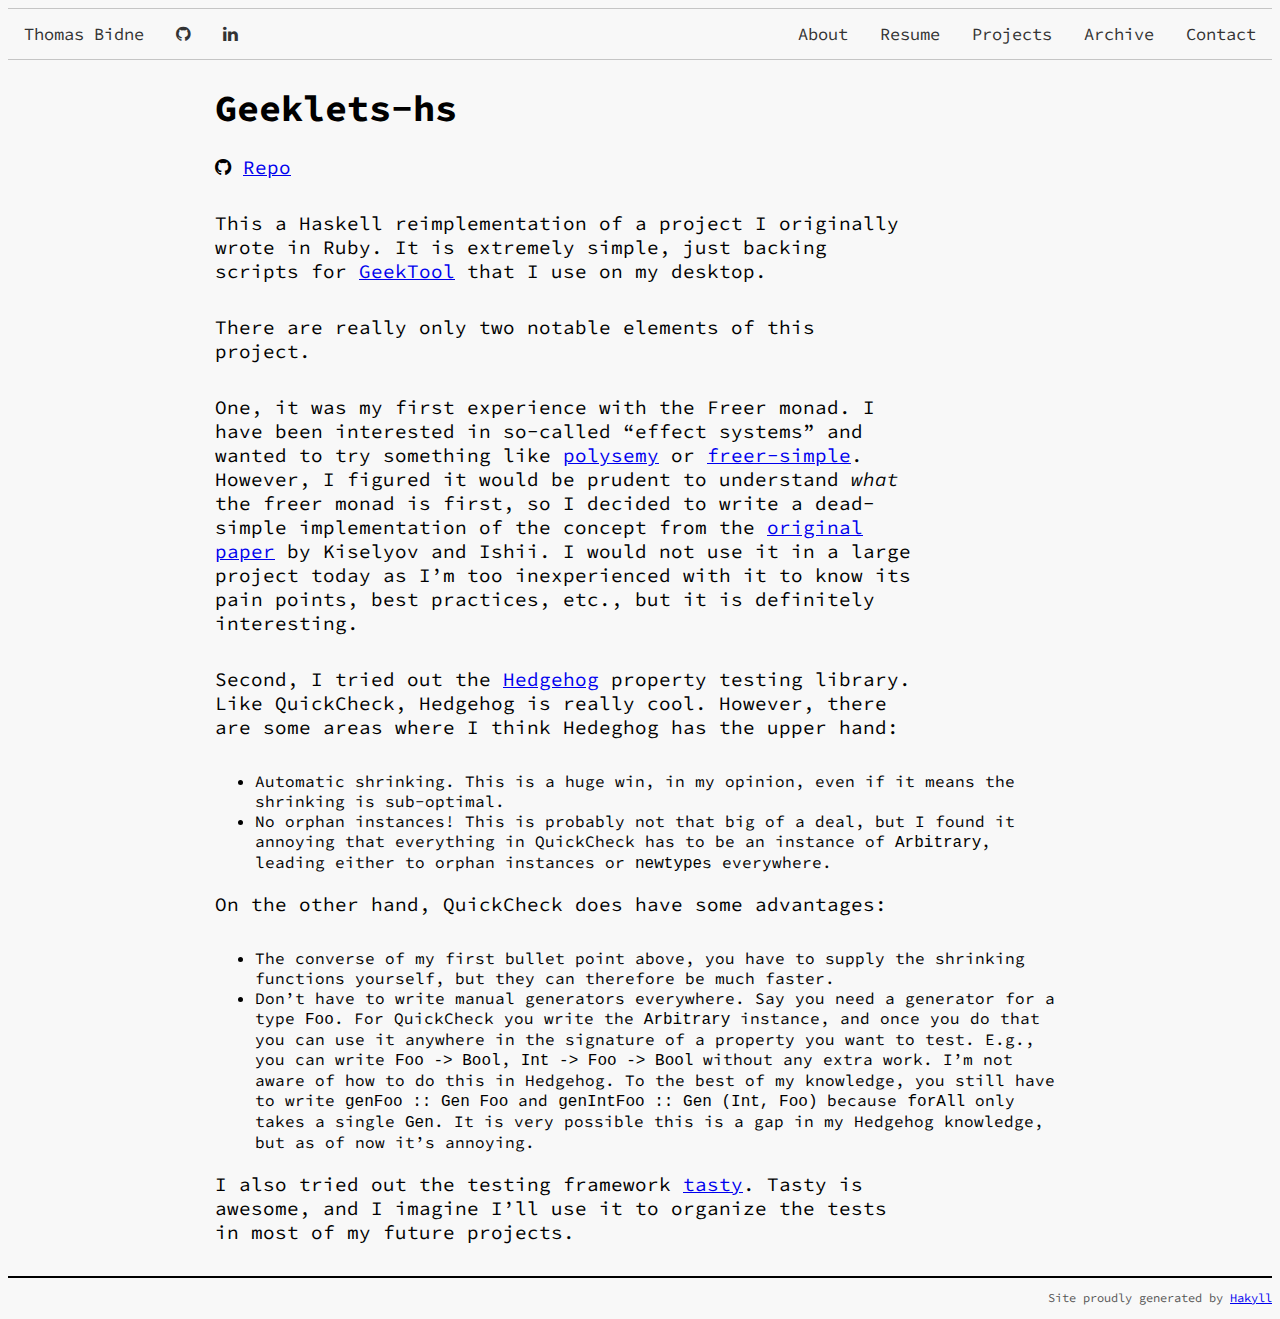
<file: projects/geeklets-hs.html>
<?xml version="1.0" encoding="UTF-8" ?>
<!DOCTYPE html PUBLIC "-//W3C//DTD XHTML 1.0 Strict//EN" "http://www.w3.org/TR/xhtml1/DTD/xhtml1-strict.dtd">
<html xmlns="http://www.w3.org/1999/xhtml" xml:lang="en" lang="en">

<head>
    <meta http-equiv="Content-Type" content="text/html; charset=UTF-8" />
    <title>Geeklets-hs</title>
    <link rel="stylesheet" type="text/css" href="../css/default.css" />
    <link rel="stylesheet" type="text/css" href="../css/syntax.css" />
    <link rel="stylesheet" href="https://fonts.googleapis.com/css?family=Source Code Pro">
    <link rel="stylesheet" href="https://cdnjs.cloudflare.com/ajax/libs/font-awesome/4.7.0/css/font-awesome.min.css">
</head>

<script type="text/javascript" src="https://cdn.mathjax.org/mathjax/latest/MathJax.js?config=TeX-AMS-MML_HTMLorMML">
</script>

<body>
    <div class="topnav">
        <ul class="horizontal">
            <li><a href="../index.html">Thomas Bidne</a></li>
            <li><a href="https://github.com/tbidne" target="_blank" title="GitHub"><i class="fa fa-github"></i></a></li>
            <li><a href="https://linkedin.com/in/tbidne" target="_blank" title="LinkedIn"><i class="fa fa-linkedin"></i></a></li>
            <li class="rightli"><a href="../contact.html">Contact</a></li>
            <li class="rightli"><a href="../archive.html">Archive</a></li>
            <li class="rightli"><a href="../projects.html">Projects</a></li>
            <li class="rightli"><a href="../TBidne_Resume.pdf">Resume</a></li>
            <li class="rightli"><a href="../about.html">About</a></li>
          </ul>
    </div>

    <div id="content">
        <h1>Geeklets-hs</h1>
        <p><span class="fa fa-github"></span> <a href="https://github.com/tbidne/geeklets-hs">Repo</a></p>
<p>This a Haskell reimplementation of a project I originally wrote in Ruby. It is extremely simple, just backing scripts for <a href="https://www.tynsoe.org/v2/geektool/">GeekTool</a> that I use on my desktop.</p>
<p>There are really only two notable elements of this project.</p>
<p>One, it was my first experience with the Freer monad. I have been interested in so-called “effect systems” and wanted to try something like <a href="https://hackage.haskell.org/package/polysemy">polysemy</a> or <a href="https://hackage.haskell.org/package/freer-simple">freer-simple</a>. However, I figured it would be prudent to understand <em>what</em> the freer monad is first, so I decided to write a dead-simple implementation of the concept from the <a href="http://okmij.org/ftp/Haskell/extensible/more.pdf">original paper</a> by Kiselyov and Ishii. I would not use it in a large project today as I’m too inexperienced with it to know its pain points, best practices, etc., but it is definitely interesting.</p>
<p>Second, I tried out the <a href="https://hackage.haskell.org/package/hedgehog">Hedgehog</a> property testing library. Like QuickCheck, Hedgehog is really cool. However, there are some areas where I think Hedeghog has the upper hand:</p>
<ul>
<li>Automatic shrinking. This is a huge win, in my opinion, even if it means the shrinking is sub-optimal.</li>
<li>No orphan instances! This is probably not that big of a deal, but I found it annoying that everything in QuickCheck has to be an instance of <code>Arbitrary</code>, leading either to orphan instances or <code>newtype</code>s everywhere.</li>
</ul>
<p>On the other hand, QuickCheck does have some advantages:</p>
<ul>
<li>The converse of my first bullet point above, you have to supply the shrinking functions yourself, but they can therefore be much faster.</li>
<li>Don’t have to write manual generators everywhere. Say you need a generator for a type <code>Foo</code>. For QuickCheck you write the <code>Arbitrary</code> instance, and once you do that you can use it anywhere in the signature of a property you want to test. E.g., you can write <code>Foo -&gt; Bool</code>, <code>Int -&gt; Foo -&gt; Bool</code> without any extra work. I’m not aware of how to do this in Hedgehog. To the best of my knowledge, you still have to write <code>genFoo :: Gen Foo</code> and <code>genIntFoo :: Gen (Int, Foo)</code> because <code>forAll</code> only takes a single <code>Gen</code>. It is very possible this is a gap in my Hedgehog knowledge, but as of now it’s annoying.</li>
</ul>
<p>I also tried out the testing framework <a href="https://hackage.haskell.org/package/tasty">tasty</a>. Tasty is awesome, and I imagine I’ll use it to organize the tests in most of my future projects.</p>
    </div>
    <div id="footer">
        Site proudly generated by
        <a href="http://jaspervdj.be/hakyll">Hakyll</a>
    </div>
</body>

<script>
    const rx = /.*\/(.*)\.html.*/;
    stripURI = uri => {
        const res = rx.exec(uri);
        if (res && res.length > 1) {
            return res[1];
        }
        return '';
    }

    let loc = stripURI(window.location.href);
    if (loc === '') {
        loc = 'index';
    }
    const elements = document.getElementsByTagName('li');
    for (let i = 0 ; i < elements.length ; i++) {
        const s = stripURI(elements[i].innerHTML);
        if (loc === s) {
            elements[i].classList.add('currentLink');
        }
    }
</script>

</html>
</file>
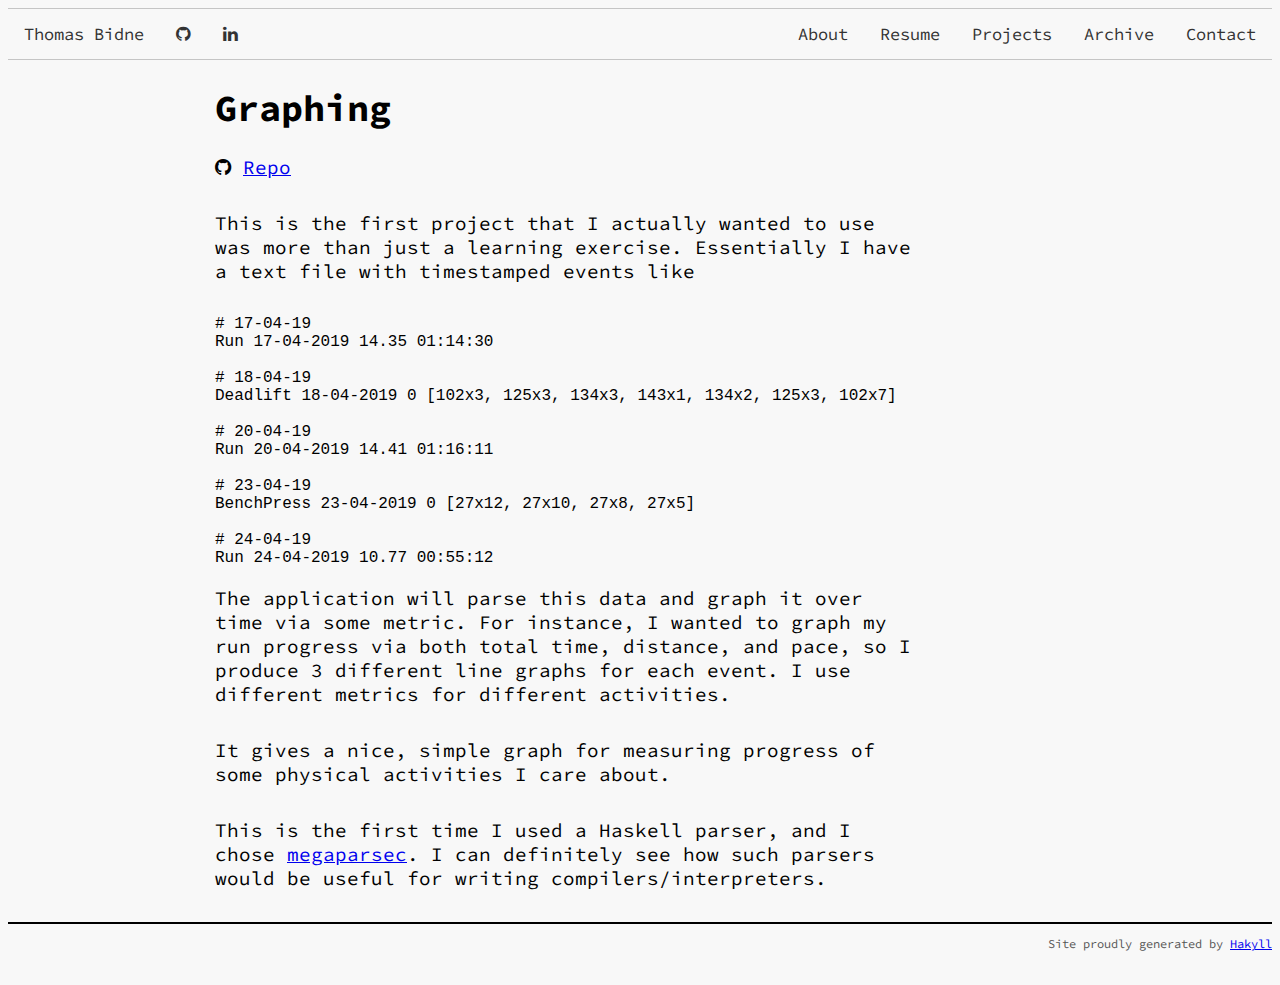
<file: projects/graphing.html>
<?xml version="1.0" encoding="UTF-8" ?>
<!DOCTYPE html PUBLIC "-//W3C//DTD XHTML 1.0 Strict//EN" "http://www.w3.org/TR/xhtml1/DTD/xhtml1-strict.dtd">
<html xmlns="http://www.w3.org/1999/xhtml" xml:lang="en" lang="en">

<head>
    <meta http-equiv="Content-Type" content="text/html; charset=UTF-8" />
    <title>Graphing</title>
    <link rel="stylesheet" type="text/css" href="../css/default.css" />
    <link rel="stylesheet" type="text/css" href="../css/syntax.css" />
    <link rel="stylesheet" href="https://fonts.googleapis.com/css?family=Source Code Pro">
    <link rel="stylesheet" href="https://cdnjs.cloudflare.com/ajax/libs/font-awesome/4.7.0/css/font-awesome.min.css">
</head>

<script type="text/javascript" src="https://cdn.mathjax.org/mathjax/latest/MathJax.js?config=TeX-AMS-MML_HTMLorMML">
</script>

<body>
    <div class="topnav">
        <ul class="horizontal">
            <li><a href="../index.html">Thomas Bidne</a></li>
            <li><a href="https://github.com/tbidne" target="_blank" title="GitHub"><i class="fa fa-github"></i></a></li>
            <li><a href="https://linkedin.com/in/tbidne" target="_blank" title="LinkedIn"><i class="fa fa-linkedin"></i></a></li>
            <li class="rightli"><a href="../contact.html">Contact</a></li>
            <li class="rightli"><a href="../archive.html">Archive</a></li>
            <li class="rightli"><a href="../projects.html">Projects</a></li>
            <li class="rightli"><a href="../TBidne_Resume.pdf">Resume</a></li>
            <li class="rightli"><a href="../about.html">About</a></li>
          </ul>
    </div>

    <div id="content">
        <h1>Graphing</h1>
        <p><span class="fa fa-github"></span> <a href="https://github.com/tbidne/graphing">Repo</a></p>
<p>This is the first project that I actually wanted to use was more than just a learning exercise. Essentially I have a text file with timestamped events like</p>
<pre class="text"><code># 17-04-19
Run 17-04-2019 14.35 01:14:30

# 18-04-19
Deadlift 18-04-2019 0 [102x3, 125x3, 134x3, 143x1, 134x2, 125x3, 102x7]

# 20-04-19
Run 20-04-2019 14.41 01:16:11

# 23-04-19
BenchPress 23-04-2019 0 [27x12, 27x10, 27x8, 27x5]

# 24-04-19
Run 24-04-2019 10.77 00:55:12</code></pre>
<p>The application will parse this data and graph it over time via some metric. For instance, I wanted to graph my run progress via both total time, distance, and pace, so I produce 3 different line graphs for each event. I use different metrics for different activities.</p>
<p>It gives a nice, simple graph for measuring progress of some physical activities I care about.</p>
<p>This is the first time I used a Haskell parser, and I chose <a href="https://hackage.haskell.org/package/megaparsec">megaparsec</a>. I can definitely see how such parsers would be useful for writing compilers/interpreters.</p>
    </div>
    <div id="footer">
        Site proudly generated by
        <a href="http://jaspervdj.be/hakyll">Hakyll</a>
    </div>
</body>

<script>
    const rx = /.*\/(.*)\.html.*/;
    stripURI = uri => {
        const res = rx.exec(uri);
        if (res && res.length > 1) {
            return res[1];
        }
        return '';
    }

    let loc = stripURI(window.location.href);
    if (loc === '') {
        loc = 'index';
    }
    const elements = document.getElementsByTagName('li');
    for (let i = 0 ; i < elements.length ; i++) {
        const s = stripURI(elements[i].innerHTML);
        if (loc === s) {
            elements[i].classList.add('currentLink');
        }
    }
</script>

</html>
</file>
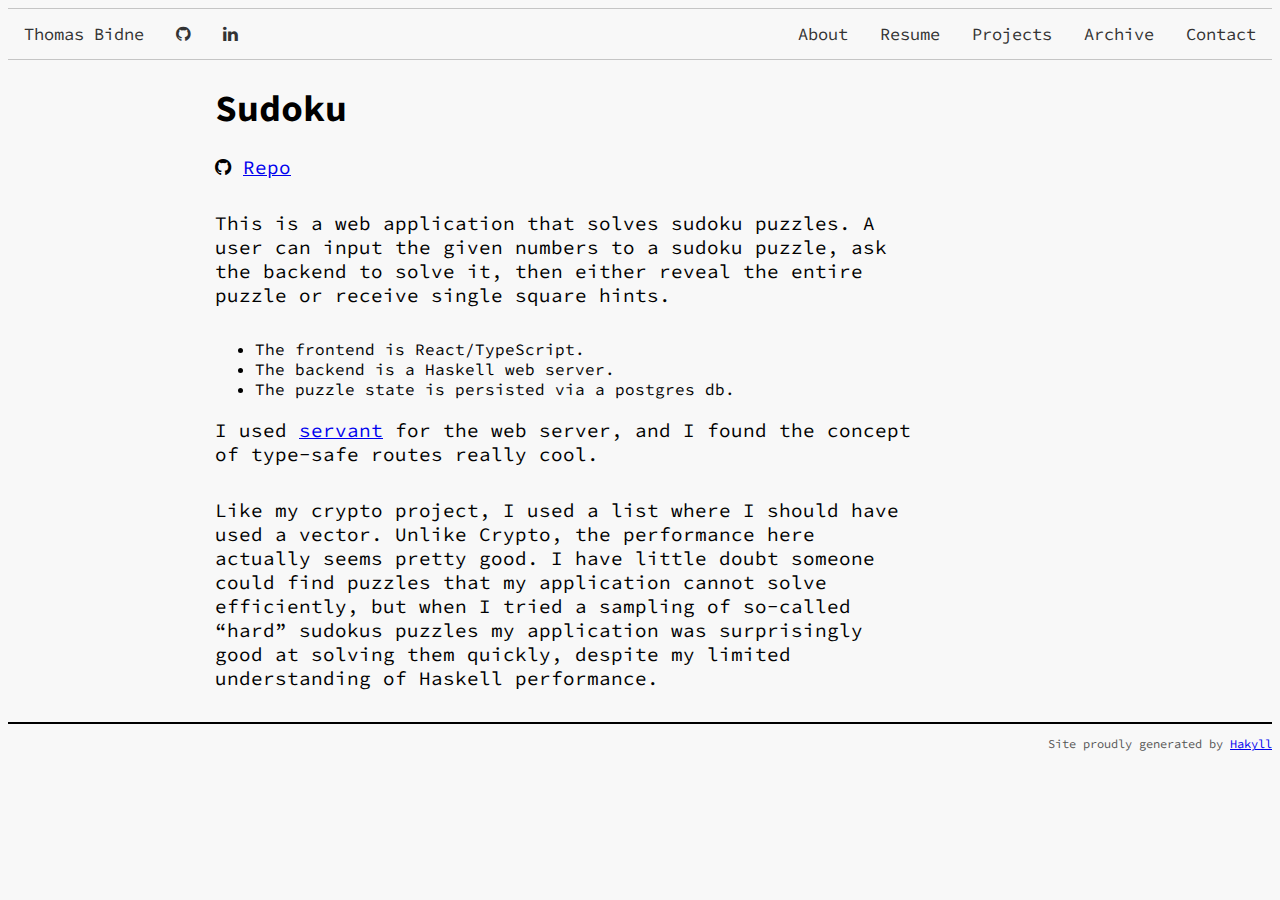
<file: projects/sudoku.html>
<?xml version="1.0" encoding="UTF-8" ?>
<!DOCTYPE html PUBLIC "-//W3C//DTD XHTML 1.0 Strict//EN" "http://www.w3.org/TR/xhtml1/DTD/xhtml1-strict.dtd">
<html xmlns="http://www.w3.org/1999/xhtml" xml:lang="en" lang="en">

<head>
    <meta http-equiv="Content-Type" content="text/html; charset=UTF-8" />
    <title>Sudoku</title>
    <link rel="stylesheet" type="text/css" href="../css/default.css" />
    <link rel="stylesheet" type="text/css" href="../css/syntax.css" />
    <link rel="stylesheet" href="https://fonts.googleapis.com/css?family=Source Code Pro">
    <link rel="stylesheet" href="https://cdnjs.cloudflare.com/ajax/libs/font-awesome/4.7.0/css/font-awesome.min.css">
</head>

<script type="text/javascript" src="https://cdn.mathjax.org/mathjax/latest/MathJax.js?config=TeX-AMS-MML_HTMLorMML">
</script>

<body>
    <div class="topnav">
        <ul class="horizontal">
            <li><a href="../index.html">Thomas Bidne</a></li>
            <li><a href="https://github.com/tbidne" target="_blank" title="GitHub"><i class="fa fa-github"></i></a></li>
            <li><a href="https://linkedin.com/in/tbidne" target="_blank" title="LinkedIn"><i class="fa fa-linkedin"></i></a></li>
            <li class="rightli"><a href="../contact.html">Contact</a></li>
            <li class="rightli"><a href="../archive.html">Archive</a></li>
            <li class="rightli"><a href="../projects.html">Projects</a></li>
            <li class="rightli"><a href="../TBidne_Resume.pdf">Resume</a></li>
            <li class="rightli"><a href="../about.html">About</a></li>
          </ul>
    </div>

    <div id="content">
        <h1>Sudoku</h1>
        <p><span class="fa fa-github"></span> <a href="https://github.com/tbidne/sudoku">Repo</a></p>
<p>This is a web application that solves sudoku puzzles. A user can input the given numbers to a sudoku puzzle, ask the backend to solve it, then either reveal the entire puzzle or receive single square hints.</p>
<ul>
<li>The frontend is React/TypeScript.</li>
<li>The backend is a Haskell web server.</li>
<li>The puzzle state is persisted via a postgres db.</li>
</ul>
<p>I used <a href="https://hackage.haskell.org/package/servant">servant</a> for the web server, and I found the concept of type-safe routes really cool.</p>
<p>Like my crypto project, I used a list where I should have used a vector. Unlike Crypto, the performance here actually seems pretty good. I have little doubt someone could find puzzles that my application cannot solve efficiently, but when I tried a sampling of so-called “hard” sudokus puzzles my application was surprisingly good at solving them quickly, despite my limited understanding of Haskell performance.</p>
    </div>
    <div id="footer">
        Site proudly generated by
        <a href="http://jaspervdj.be/hakyll">Hakyll</a>
    </div>
</body>

<script>
    const rx = /.*\/(.*)\.html.*/;
    stripURI = uri => {
        const res = rx.exec(uri);
        if (res && res.length > 1) {
            return res[1];
        }
        return '';
    }

    let loc = stripURI(window.location.href);
    if (loc === '') {
        loc = 'index';
    }
    const elements = document.getElementsByTagName('li');
    for (let i = 0 ; i < elements.length ; i++) {
        const s = stripURI(elements[i].innerHTML);
        if (loc === s) {
            elements[i].classList.add('currentLink');
        }
    }
</script>

</html>
</file>
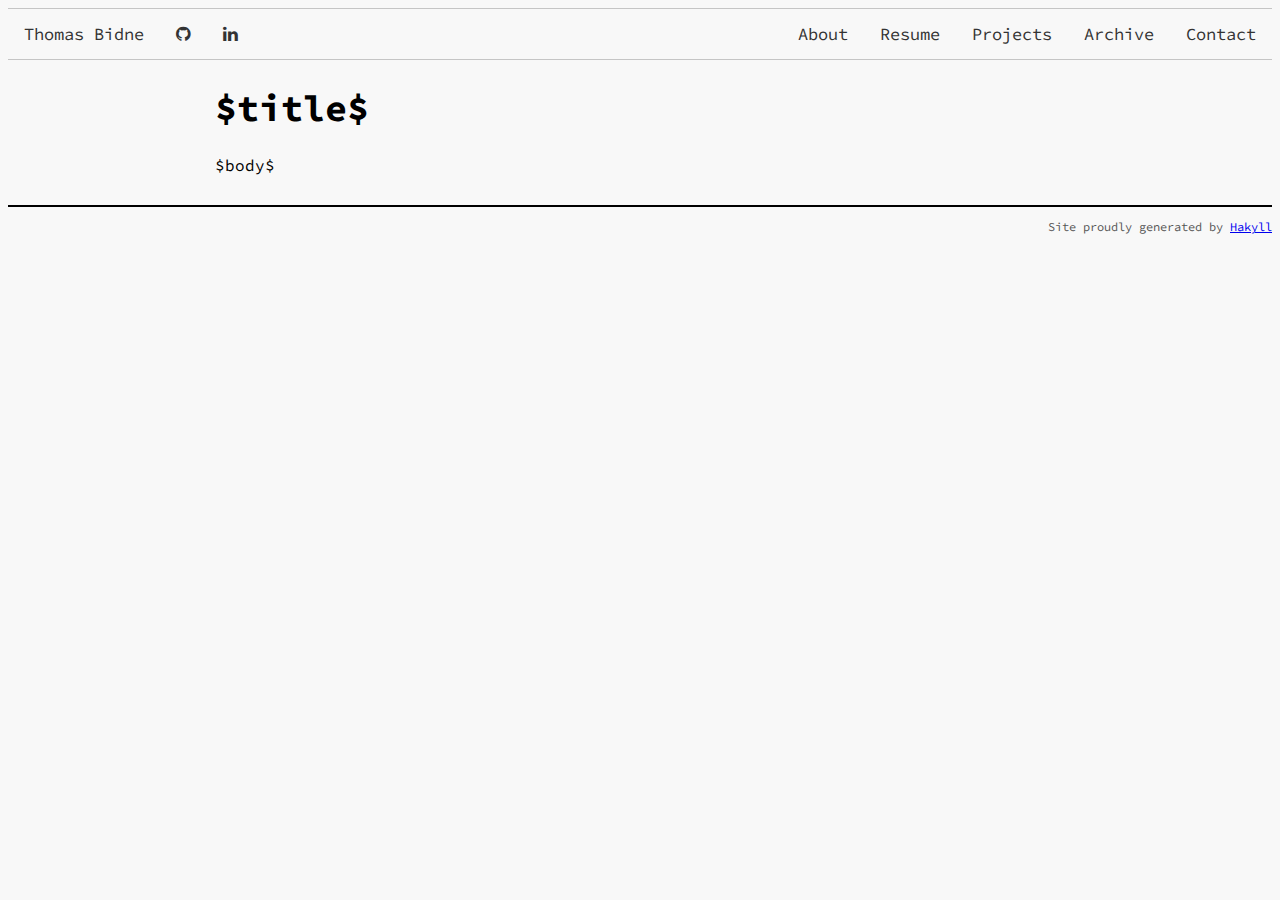
<file: templates/default.html>
<?xml version="1.0" encoding="UTF-8"?>
<!DOCTYPE html PUBLIC "-//W3C//DTD XHTML 1.0 Strict//EN" "http://www.w3.org/TR/xhtml1/DTD/xhtml1-strict.dtd">
<html xmlns="http://www.w3.org/1999/xhtml" xml:lang="en" lang="en">

<head>
    <meta http-equiv="Content-Type" content="text/html; charset=UTF-8" />
    <title>$title$</title>
    <link rel="stylesheet" type="text/css" href="/css/default.css" />
    <link rel="stylesheet" type="text/css" href="/css/syntax.css" />
    <link rel='stylesheet' href='https://fonts.googleapis.com/css?family=Source Code Pro'>
    <link rel="stylesheet" href="https://cdnjs.cloudflare.com/ajax/libs/font-awesome/4.7.0/css/font-awesome.min.css">
</head>

<script type="text/javascript"
        src="https://cdn.mathjax.org/mathjax/latest/MathJax.js?config=TeX-AMS-MML_HTMLorMML">
</script>

<body>
    <div class="topnav">
        <ul class="horizontal">
            <li><a href="/index.html">Thomas Bidne</a></li>
            <li><a href="https://github.com/tbidne" target="_blank" title="GitHub"><i class="fa fa-github"></i></a></li>
            <li><a href="https://linkedin.com/in/tbidne" target="_blank" title="LinkedIn"><i class="fa fa-linkedin"></i></a></li>
            <li class="rightli"><a href="/contact.html">Contact</a></li>
            <li class="rightli"><a href="/archive.html">Archive</a></li>
            <li class="rightli"><a href="/projects.html">Projects</a></li>
            <li class="rightli"><a href="/TBidne_Resume.pdf">Resume</a></li>
            <li class="rightli"><a href="/about.html">About</a></li>
          </ul>
    </div>

    <div id="content">
        <h1>$title$</h1>
        $body$
    </div>
    <div id="footer">
        Site proudly generated by
        <a href="http://jaspervdj.be/hakyll">Hakyll</a>
    </div>
</body>

<script>
    const rx = /.*\/(.*)\.html.*/;
    stripURI = uri => {
        const res = rx.exec(uri);
        if (res && res.length > 1) {
            return res[1];
        }
        return '';
    }

    let loc = stripURI(window.location.href);
    if (loc === '') {
        loc = 'index';
    }
    const elements = document.getElementsByTagName('li');
    for (let i = 0 ; i < elements.length ; i++) {
        const s = stripURI(elements[i].innerHTML);
        if (loc === s) {
            elements[i].classList.add('currentLink');
        }
    }
</script>

</html>
</file>
<file: css/default.css>
body{color:black;background:#f8f8f8;font-size:16px;font-family:'Avenir','Source Code Pro'}blockquote{margin-top:10px;margin-bottom:10px;margin-left:50px;padding-left:15px;border-left:3px solid #ccc}body #content{margin:0 auto;max-width:53.125rem}div#banner{margin-top:-8px;margin-left:205px}div#logo a{color:black;float:left;font-size:18px;font-weight:bold;text-decoration:none}div#header #navigation{text-align:right}div#header #navigation a{color:black;font-size:18px;font-weight:bold;margin-left:12px;text-decoration:none;text-transform:uppercase}div#footer{border-top:solid 2px black;color:#555;font-size:12px;margin-top:30px;padding:12px 0px 12px 0px;text-align:right}article{max-width:53.125rem}h1{font-size:2.3rem;font-weight:700}h2{font-size:2rem;font-weight:500;margin-top:3rem}p{font-size:1.2rem;max-width:43.75rem;margin-bottom:2rem}div.info{color:#555;font-size:14px;font-style:italic}.main{margin-left:160px;font-size:28px;padding:0px 10px}.topnav{text-align:center;color:#333333;overflow:hidden;border-style:solid;border-color:#c5c5c5;border-width:0.05rem;border-left:none;border-right:none}.topnav a{float:left;color:#333333;text-align:center;padding:14px 16px;text-decoration:none;font-size:17px}.topnav a:hover{color:#c9a16e}.topnav .currentLink a{border-left:solid;border-right:solid;border-color:#c5c5c5;border-width:0.05rem}.topnav ul.horizontal{border-top:1em;list-style-type:none;margin:0;padding:0;overflow:hidden;color:#000000}.topnav li{float:left}.topnav li.rightli{float:right}
</file>
<file: css/syntax.css>
a.sourceLine{display:inline-block;line-height:1.25}a.sourceLine{pointer-events:none;color:inherit;text-decoration:inherit}a.sourceLine:empty{height:1.2em}.sourceCode{overflow:visible}code.sourceCode{white-space:pre;position:relative}div.sourceCode{margin:1em 0}pre.sourceCode{margin:0}@media screen{div.sourceCode{overflow:auto}}@media print{code.sourceCode{white-space:pre-wrap}a.sourceLine{text-indent:-1em;padding-left:1em}}pre.numberSource a.sourceLine{position:relative;left:-4em}pre.numberSource a.sourceLine::before{content:attr(title);position:relative;left:-1em;text-align:right;vertical-align:baseline;border:none;pointer-events:all;display:inline-block;-webkit-touch-callout:none;-webkit-user-select:none;-khtml-user-select:none;-moz-user-select:none;-ms-user-select:none;user-select:none;padding:0 4px;width:4em;color:#aaaaaa}pre.numberSource{margin-left:3em;border-left:1px solid #aaaaaa;padding-left:4px}div.sourceCode{}@media screen{a.sourceLine::before{text-decoration:underline}}code span.al{color:#ff0000;font-weight:bold}code span.an{color:#60a0b0;font-weight:bold;font-style:italic}code span.at{color:#7d9029}code span.bn{color:#40a070}code span.bu{}code span.cf{color:#007020;font-weight:bold}code span.ch{color:#4070a0}code span.cn{color:#880000}code span.co{color:#60a0b0;font-style:italic}code span.cv{color:#60a0b0;font-weight:bold;font-style:italic}code span.do{color:#ba2121;font-style:italic}code span.dt{color:#902000}code span.dv{color:#40a070}code span.er{color:#ff0000;font-weight:bold}code span.ex{}code span.fl{color:#40a070}code span.fu{color:#06287e}code span.im{}code span.in{color:#60a0b0;font-weight:bold;font-style:italic}code span.kw{color:#007020;font-weight:bold}code span.op{color:#666666}code span.ot{color:#007020}code span.pp{color:#bc7a00}code span.sc{color:#4070a0}code span.ss{color:#bb6688}code span.st{color:#4070a0}code span.va{color:#19177c}code span.vs{color:#4070a0}code span.wa{color:#60a0b0;font-weight:bold;font-style:italic}
</file>
